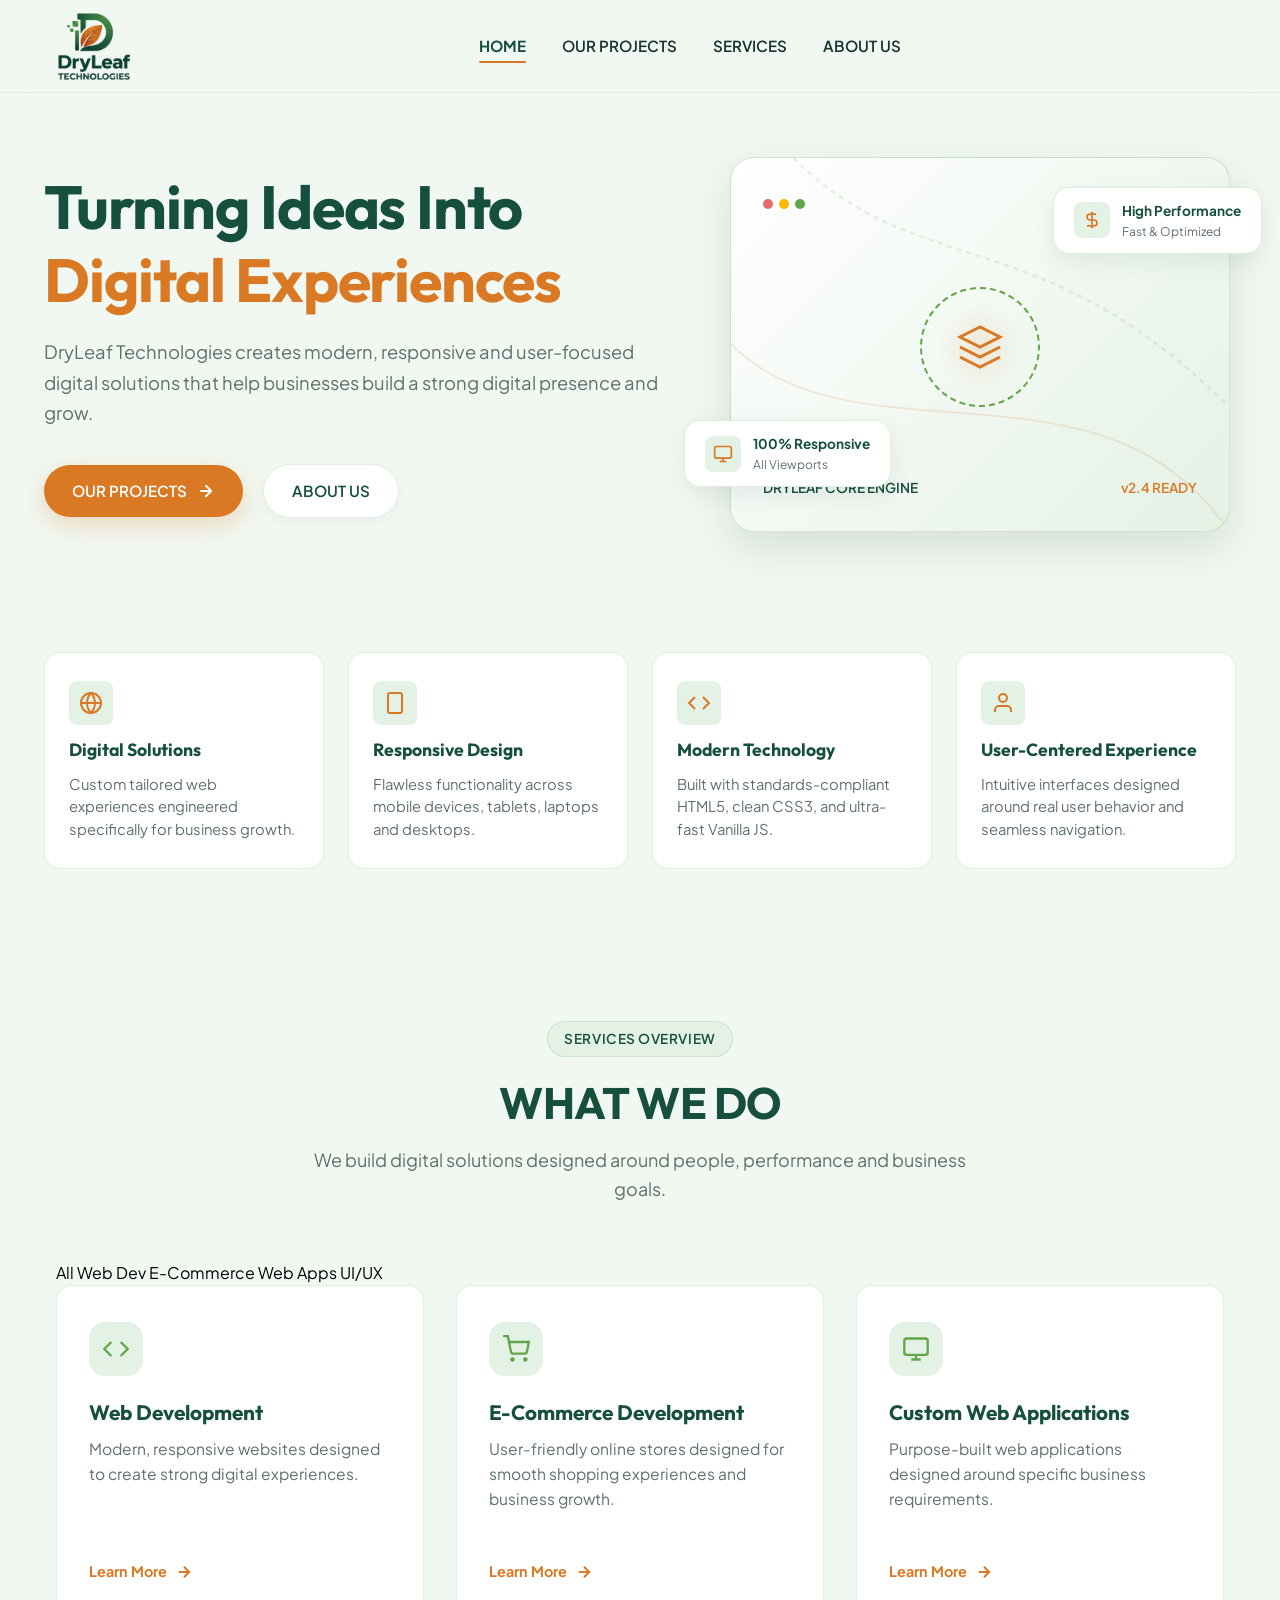
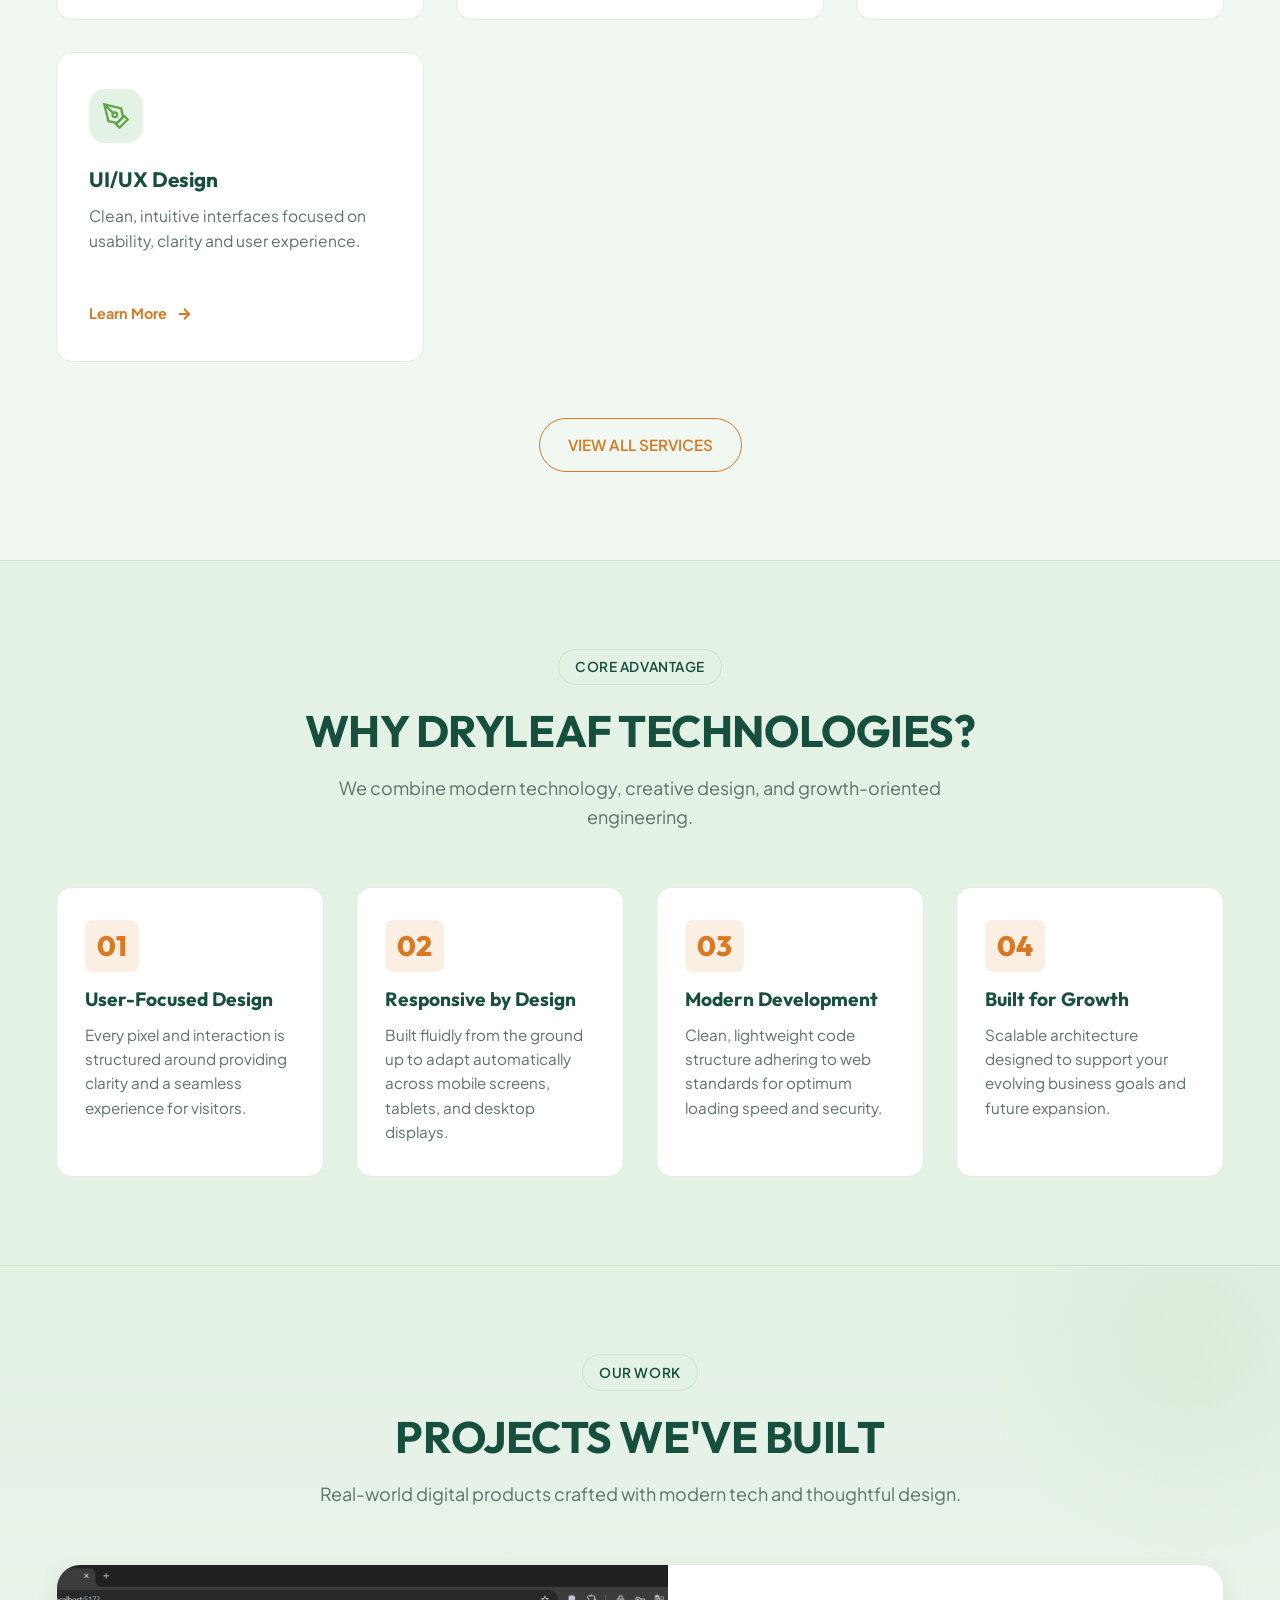
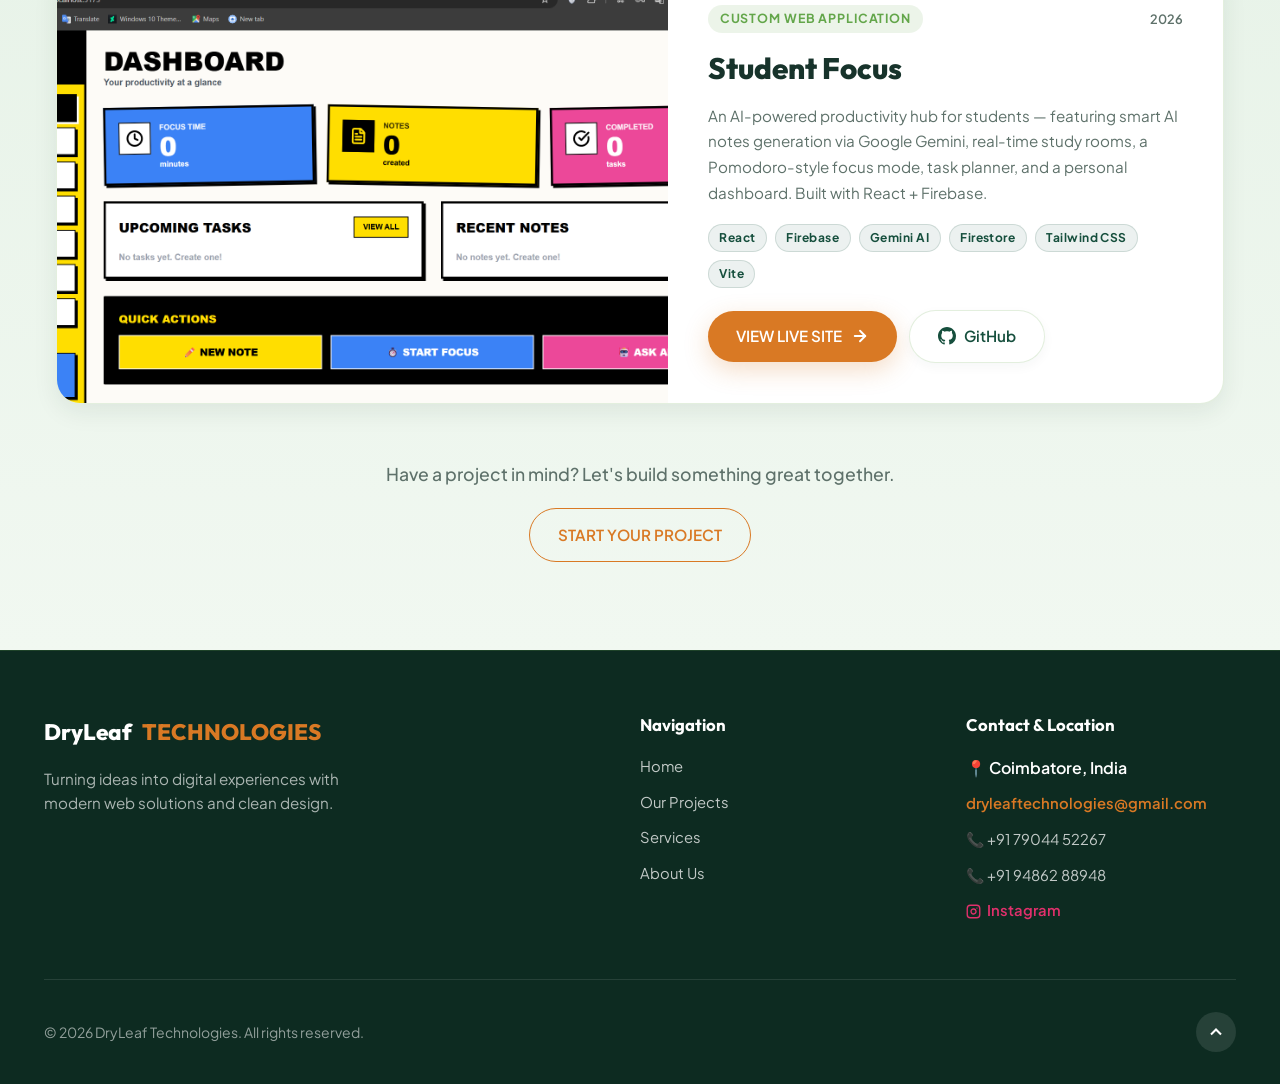
<file: index.html>
<!DOCTYPE html>
<html lang="en">
<head>
  <meta charset="UTF-8">
  <meta name="viewport" content="width=device-width, initial-scale=1.0">
  <meta name="description" content="DryLeaf Technologies (www.dryleaftechnologies.com) is a premier web development and digital solutions company in Coimbatore. We create modern, responsive, and high-performance websites, e-commerce stores, and custom web applications.">
  <meta name="keywords" content="DryLeaf Technologies, www.dryleaftechnologies.com, dryleaf technologies, dry leaf technologies, web development company coimbatore, web development dryleaf, UI UX design coimbatore, custom web applications, e-commerce web development">
  <meta name="author" content="DryLeaf Technologies">
  <meta name="robots" content="index, follow">
  <link rel="canonical" href="https://www.dryleaftechnologies.com/">

  <!-- Favicon / Browser Tab Icon -->
  <link rel="icon" type="image/png" href="assets/images/DLT Logo.png">
  <link rel="shortcut icon" type="image/png" href="assets/images/DLT Logo.png">
  <link rel="apple-touch-icon" href="assets/images/DLT Logo.png">

  <!-- Open Graph / Facebook SEO -->
  <meta property="og:site_name" content="DryLeaf Technologies">
  <meta property="og:title" content="DryLeaf Technologies | Digital Solutions &amp; Web Development">
  <meta property="og:description" content="Turning Ideas Into Digital Experiences. DryLeaf Technologies (www.dryleaftechnologies.com) creates modern, responsive web solutions for growing businesses.">
  <meta property="og:type" content="website">
  <meta property="og:url" content="https://www.dryleaftechnologies.com/">
  <meta property="og:image" content="https://www.dryleaftechnologies.com/assets/images/DLT Logo.png">

  <!-- Twitter Card SEO -->
  <meta name="twitter:card" content="summary_large_image">
  <meta name="twitter:title" content="DryLeaf Technologies | Digital Solutions &amp; Web Development">
  <meta name="twitter:description" content="DryLeaf Technologies (www.dryleaftechnologies.com) builds high-converting, responsive websites and digital solutions.">
  <meta name="twitter:image" content="https://www.dryleaftechnologies.com/assets/images/DLT Logo.png">

  <title>DryLeaf Technologies | Digital Solutions &amp; Web Development | www.dryleaftechnologies.com</title>

  <!-- Google Fonts -->
  <link rel="preconnect" href="https://fonts.googleapis.com">
  <link rel="preconnect" href="https://fonts.gstatic.com" crossorigin>
  <link href="https://fonts.googleapis.com/css2?family=Outfit:wght@500;600;700;800&family=Plus+Jakarta+Sans:wght@400;500;600;700&display=swap" rel="stylesheet">
  
  <!-- Main Stylesheet -->
  <link rel="stylesheet" href="css/style.css">

  <!-- Structured Data (JSON-LD) for SEO -->
  <script type="application/ld+json">
  {
    "@context": "https://schema.org",
    "@graph": [
      {
        "@type": "Organization",
        "@id": "https://www.dryleaftechnologies.com/#organization",
        "name": "DryLeaf Technologies",
        "alternateName": ["dryleaf technologies", "dry leaf technologies"],
        "url": "https://www.dryleaftechnologies.com",
        "logo": "https://www.dryleaftechnologies.com/assets/images/DLT Logo.png",
        "email": "dryleaftechnologies@gmail.com",
        "telephone": ["+917904452267", "+919486288948"],
        "sameAs": [
          "https://www.instagram.com/dryleaf_technologies"
        ],
        "address": {
          "@type": "PostalAddress",
          "addressLocality": "Coimbatore",
          "addressRegion": "Tamil Nadu",
          "addressCountry": "IN"
        }
      },
      {
        "@type": "WebSite",
        "@id": "https://www.dryleaftechnologies.com/#website",
        "url": "https://www.dryleaftechnologies.com",
        "name": "DryLeaf Technologies",
        "publisher": {
          "@id": "https://www.dryleaftechnologies.com/#organization"
        }
      }
    ]
  }
  </script>
</head>
<body>

  <!-- ==========================================
       HEADER & NAVIGATION
       ========================================== -->
  <header class="header" id="header">
    <div class="container">
      <nav class="navbar" aria-label="Main Navigation">
        <!-- Brand Logo -->
        <a href="index.html" class="brand-logo" aria-label="DryLeaf Technologies Homepage">
          <img src="assets/images/DLT Logo.png" alt="DryLeaf Technologies Logo">
        </a>

        <!-- Desktop & Mobile Navigation Links -->
        <ul class="nav-menu">
          <li><a href="index.html" class="nav-link active">HOME</a></li>
          <li><a href="projects.html" class="nav-link">OUR PROJECTS</a></li>
          <li><a href="services.html" class="nav-link">SERVICES</a></li>
          <li><a href="about.html" class="nav-link">ABOUT US</a></li>
        </ul>

        <!-- Right Header Action -->
        <div class="header-actions">
          <!-- Mobile Hamburger Toggle -->
          <button class="hamburger-toggle" aria-label="Toggle navigation menu" aria-expanded="false">
            <span class="hamburger-line"></span>
            <span class="hamburger-line"></span>
            <span class="hamburger-line"></span>
          </button>
        </div>
      </nav>
    </div>
  </header>

  <!-- Mobile Backdrop Overlay -->
  <div class="mobile-nav-backdrop" aria-hidden="true"></div>

  <!-- ==========================================
       HERO SECTION
       ========================================== -->
  <main>
    <section class="hero-section" id="home">
      <div class="container">
        <div class="hero-grid">
          <!-- Left Hero Content -->
          <div class="hero-content reveal">

            
            <h1 class="hero-title">
              Turning Ideas Into <span class="text-highlight">Digital Experiences</span>
            </h1>
            
            <p class="hero-description">
              DryLeaf Technologies creates modern, responsive and user-focused digital solutions that help businesses build a strong digital presence and grow.
            </p>
            
            <div class="hero-cta-group">
              <a href="projects.html" class="btn btn-primary">
                OUR PROJECTS
                <svg class="btn-icon" viewBox="0 0 24 24" fill="none" stroke="currentColor" stroke-width="2.5" stroke-linecap="round" stroke-linejoin="round"><line x1="5" y1="12" x2="19" y2="12"></line><polyline points="12 5 19 12 12 19"></polyline></svg>
              </a>
              <a href="about.html" class="btn btn-secondary">ABOUT US</a>
            </div>
          </div>

          <!-- Right Hero Tech Visual Composition -->
          <div class="hero-visual-wrapper reveal">
            <!-- Floating Pill 1 -->
            <div class="floating-pill floating-pill-1">
              <div class="pill-icon-box">
                <svg width="20" height="20" viewBox="0 0 24 24" fill="none" stroke="currentColor" stroke-width="2"><path d="M12 2v20M17 5H9.5a3.5 3.5 0 0 0 0 7h5a3.5 3.5 0 0 1 0 7H6"></path></svg>
              </div>
              <div class="pill-text">
                <span class="pill-title">High Performance</span>
                <span class="pill-sub">Fast &amp; Optimized</span>
              </div>
            </div>

            <!-- Floating Pill 2 -->
            <div class="floating-pill floating-pill-2">
              <div class="pill-icon-box">
                <svg width="20" height="20" viewBox="0 0 24 24" fill="none" stroke="currentColor" stroke-width="2"><rect x="2" y="3" width="20" height="14" rx="2" ry="2"></rect><line x1="8" y1="21" x2="16" y2="21"></line><line x1="12" y1="17" x2="12" y2="21"></line></svg>
              </div>
              <div class="pill-text">
                <span class="pill-title">100% Responsive</span>
                <span class="pill-sub">All Viewports</span>
              </div>
            </div>

            <!-- Central Visual Card -->
            <div class="hero-visual-card">
              <svg class="hero-visual-bg-pattern" viewBox="0 0 400 300" fill="none" xmlns="http://www.w3.org/2000/svg">
                <path d="M50 0 C150 100, 250 50, 400 200" stroke="#63A64A" stroke-width="2" stroke-dasharray="4 4"/>
                <path d="M0 150 C100 250, 300 150, 400 300" stroke="#D97924" stroke-width="1.5"/>
              </svg>

              <div class="hero-visual-header">
                <div class="visual-dots">
                  <span class="visual-dot"></span>
                  <span class="visual-dot"></span>
                  <span class="visual-dot"></span>
                </div>
                <span class="visual-badge">NATURE-TECH UI</span>
              </div>

              <div class="hero-visual-center">
                <div class="digital-mesh-graphic">
                  <div class="mesh-circle-outer"></div>
                  <div class="mesh-circle-inner"></div>
                  <svg class="mesh-center-icon" viewBox="0 0 24 24" fill="none" stroke="currentColor" stroke-width="1.5">
                    <path d="M12 2L2 7l10 5 10-5-10-5zM2 17l10 5 10-5M2 12l10 5 10-5"></path>
                  </svg>
                </div>
              </div>

              <div style="display: flex; justify-content: space-between; align-items: center; font-size: 0.85rem; font-weight: 600; color: var(--color-forest-green);">
                <span>DRYLEAF CORE ENGINE</span>
                <span style="color: var(--color-dry-orange);">v2.4 READY</span>
              </div>
            </div>
          </div>
        </div>
      </div>
    </section>

    <!-- ==========================================
         COMPANY HIGHLIGHTS
         ========================================== -->
    <section class="highlights-section">
      <div class="container">
        <div class="highlights-grid">
          <!-- Item 1 -->
          <div class="highlight-card reveal">
            <div class="highlight-icon">
              <svg width="24" height="24" viewBox="0 0 24 24" fill="none" stroke="currentColor" stroke-width="2"><circle cx="12" cy="12" r="10"></circle><line x1="2" y1="12" x2="22" y2="12"></line><path d="M12 2a15.3 15.3 0 0 1 4 10 15.3 15.3 0 0 1-4 10 15.3 15.3 0 0 1-4-10 15.3 15.3 0 0 1 4-10z"></path></svg>
            </div>
            <h3 class="highlight-title">Digital Solutions</h3>
            <p class="highlight-desc">Custom tailored web experiences engineered specifically for business growth.</p>
          </div>

          <!-- Item 2 -->
          <div class="highlight-card reveal">
            <div class="highlight-icon">
              <svg width="24" height="24" viewBox="0 0 24 24" fill="none" stroke="currentColor" stroke-width="2"><rect x="5" y="2" width="14" height="20" rx="2" ry="2"></rect><line x1="12" y1="18" x2="12.01" y2="18"></line></svg>
            </div>
            <h3 class="highlight-title">Responsive Design</h3>
            <p class="highlight-desc">Flawless functionality across mobile devices, tablets, laptops and desktops.</p>
          </div>

          <!-- Item 3 -->
          <div class="highlight-card reveal">
            <div class="highlight-icon">
              <svg width="24" height="24" viewBox="0 0 24 24" fill="none" stroke="currentColor" stroke-width="2"><polyline points="16 18 22 12 16 6"></polyline><polyline points="8 6 2 12 8 18"></polyline></svg>
            </div>
            <h3 class="highlight-title">Modern Technology</h3>
            <p class="highlight-desc">Built with standards-compliant HTML5, clean CSS3, and ultra-fast Vanilla JS.</p>
          </div>

          <!-- Item 4 -->
          <div class="highlight-card reveal">
            <div class="highlight-icon">
              <svg width="24" height="24" viewBox="0 0 24 24" fill="none" stroke="currentColor" stroke-width="2"><path d="M20 21v-2a4 4 0 0 0-4-4H8a4 4 0 0 0-4 4v2"></path><circle cx="12" cy="7" r="4"></circle></svg>
            </div>
            <h3 class="highlight-title">User-Centered Experience</h3>
            <p class="highlight-desc">Intuitive interfaces designed around real user behavior and seamless navigation.</p>
          </div>
        </div>
      </div>
    </section>

    <!-- ==========================================
         SERVICES PREVIEW ("WHAT WE DO")
         ========================================== -->
    <section class="services-section" id="services">
      <div class="container">
        <div class="section-header reveal">
          <div class="badge">Services Overview</div>
          <h2>WHAT WE DO</h2>
          <p>We build digital solutions designed around people, performance and business goals.</p>
        </div>

        <!-- Interactive Mobile Category Filter Tabs -->
        <div class="mobile-service-tabs reveal">
          <button class="service-tab active" data-tab="all" aria-label="Filter all services">All</button>
          <button class="service-tab" data-tab="web-dev" aria-label="Filter Web Development">Web Dev</button>
          <button class="service-tab" data-tab="ecommerce" aria-label="Filter E-Commerce">E-Commerce</button>
          <button class="service-tab" data-tab="web-apps" aria-label="Filter Custom Web Apps">Web Apps</button>
          <button class="service-tab" data-tab="ui-ux" aria-label="Filter UI UX Design">UI/UX</button>
        </div>

        <div class="services-grid">
          <!-- Service 1 -->
          <div class="service-card reveal" data-service-id="web-dev">
            <div class="service-card-top">
              <div class="service-icon-box">
                <svg width="28" height="28" viewBox="0 0 24 24" fill="none" stroke="currentColor" stroke-width="2"><polyline points="16 18 22 12 16 6"></polyline><polyline points="8 6 2 12 8 18"></polyline></svg>
              </div>
              <h3 class="service-card-title">Web Development</h3>
              <p class="service-card-desc">Modern, responsive websites designed to create strong digital experiences.</p>
            </div>
            <div class="service-card-action">
              <span>Learn More</span>
              <svg viewBox="0 0 24 24" fill="none" stroke="currentColor" stroke-width="2.5"><line x1="5" y1="12" x2="19" y2="12"></line><polyline points="12 5 19 12 12 19"></polyline></svg>
            </div>
          </div>

          <!-- Service 2 -->
          <div class="service-card reveal" data-service-id="ecommerce">
            <div class="service-card-top">
              <div class="service-icon-box">
                <svg width="28" height="28" viewBox="0 0 24 24" fill="none" stroke="currentColor" stroke-width="2"><circle cx="9" cy="21" r="1"></circle><circle cx="20" cy="21" r="1"></circle><path d="M1 1h4l2.68 13.39a2 2 0 0 0 2 1.61h9.72a2 2 0 0 0 2-1.61L23 6H6"></path></svg>
              </div>
              <h3 class="service-card-title">E-Commerce Development</h3>
              <p class="service-card-desc">User-friendly online stores designed for smooth shopping experiences and business growth.</p>
            </div>
            <div class="service-card-action">
              <span>Learn More</span>
              <svg viewBox="0 0 24 24" fill="none" stroke="currentColor" stroke-width="2.5"><line x1="5" y1="12" x2="19" y2="12"></line><polyline points="12 5 19 12 12 19"></polyline></svg>
            </div>
          </div>

          <!-- Service 3 -->
          <div class="service-card reveal" data-service-id="web-apps">
            <div class="service-card-top">
              <div class="service-icon-box">
                <svg width="28" height="28" viewBox="0 0 24 24" fill="none" stroke="currentColor" stroke-width="2"><rect x="2" y="3" width="20" height="14" rx="2" ry="2"></rect><line x1="8" y1="21" x2="16" y2="21"></line><line x1="12" y1="17" x2="12" y2="21"></line></svg>
              </div>
              <h3 class="service-card-title">Custom Web Applications</h3>
              <p class="service-card-desc">Purpose-built web applications designed around specific business requirements.</p>
            </div>
            <div class="service-card-action">
              <span>Learn More</span>
              <svg viewBox="0 0 24 24" fill="none" stroke="currentColor" stroke-width="2.5"><line x1="5" y1="12" x2="19" y2="12"></line><polyline points="12 5 19 12 12 19"></polyline></svg>
            </div>
          </div>

          <!-- Service 4 -->
          <div class="service-card reveal" data-service-id="ui-ux">
            <div class="service-card-top">
              <div class="service-icon-box">
                <svg width="28" height="28" viewBox="0 0 24 24" fill="none" stroke="currentColor" stroke-width="2"><path d="M12 19l7-7 3 3-7 7-3-3z"></path><path d="M18 13l-1.5-7.5L2 2l3.5 14.5L13 18l5-5z"></path><path d="M2 2l7.586 7.586"></path><circle cx="11" cy="11" r="2"></circle></svg>
              </div>
              <h3 class="service-card-title">UI/UX Design</h3>
              <p class="service-card-desc">Clean, intuitive interfaces focused on usability, clarity and user experience.</p>
            </div>
            <div class="service-card-action">
              <span>Learn More</span>
              <svg viewBox="0 0 24 24" fill="none" stroke="currentColor" stroke-width="2.5"><line x1="5" y1="12" x2="19" y2="12"></line><polyline points="12 5 19 12 12 19"></polyline></svg>
            </div>
          </div>
        </div>

        <div class="services-cta-wrapper reveal">
          <a href="services.html" class="btn btn-outline">VIEW ALL SERVICES</a>
        </div>
      </div>
    </section>

    <!-- ==========================================
         WHY DRYLEAF TECHNOLOGIES
         ========================================== -->
    <section class="why-section">
      <div class="container">
        <div class="section-header reveal">
          <div class="badge">Core Advantage</div>
          <h2>WHY DRYLEAF TECHNOLOGIES?</h2>
          <p>We combine modern technology, creative design, and growth-oriented engineering.</p>
        </div>

        <div class="why-grid">
          <!-- Point 01 -->
          <div class="why-card reveal">
            <span class="why-number">01</span>
            <h3 class="why-card-title">User-Focused Design</h3>
            <p class="why-card-desc">Every pixel and interaction is structured around providing clarity and a seamless experience for visitors.</p>
          </div>

          <!-- Point 02 -->
          <div class="why-card reveal">
            <span class="why-number">02</span>
            <h3 class="why-card-title">Responsive by Design</h3>
            <p class="why-card-desc">Built fluidly from the ground up to adapt automatically across mobile screens, tablets, and desktop displays.</p>
          </div>

          <!-- Point 03 -->
          <div class="why-card reveal">
            <span class="why-number">03</span>
            <h3 class="why-card-title">Modern Development</h3>
            <p class="why-card-desc">Clean, lightweight code structure adhering to web standards for optimum loading speed and security.</p>
          </div>

          <!-- Point 04 -->
          <div class="why-card reveal">
            <span class="why-number">04</span>
            <h3 class="why-card-title">Built for Growth</h3>
            <p class="why-card-desc">Scalable architecture designed to support your evolving business goals and future expansion.</p>
          </div>
        </div>
      </div>
    </section>


    <!-- ==========================================
         SHOWCASE SECTION – OUR WORK
         ========================================== -->
    <section class="showcase-section" id="showcase">
      <div class="container">
        <div class="section-header reveal">
          <div class="badge">Our Work</div>
          <h2>PROJECTS WE'VE BUILT</h2>
          <p>Real-world digital products crafted with modern tech and thoughtful design.</p>
        </div>

        <div class="showcase-grid">
          <!-- Project Card: Student Focus -->
          <article class="showcase-card reveal" id="showcase-student-focus">
            <!-- Project Image -->
            <div class="showcase-img-wrapper">
              <img
                src="assets/images/student-focus-dashboard.png"
                alt="Student Focus – AI-powered productivity dashboard screenshot"
                class="showcase-img"
                loading="lazy"
              >
              <div class="showcase-img-overlay">
                <a
                  href="https://student-focus-eta.vercel.app/"
                  target="_blank"
                  rel="noopener noreferrer"
                  class="btn btn-primary showcase-live-btn"
                  aria-label="View Student Focus live demo"
                >
                  <svg width="16" height="16" viewBox="0 0 24 24" fill="none" stroke="currentColor" stroke-width="2.5"><path d="M18 13v6a2 2 0 0 1-2 2H5a2 2 0 0 1-2-2V8a2 2 0 0 1 2-2h6"/><polyline points="15 3 21 3 21 9"/><line x1="10" y1="14" x2="21" y2="3"/></svg>
                  Live Demo
                </a>
              </div>
            </div>

            <!-- Project Info -->
            <div class="showcase-info">
              <div class="showcase-meta">
                <span class="showcase-category">Custom Web Application</span>
                <span class="showcase-year">2026</span>
              </div>

              <h3 class="showcase-title">Student Focus</h3>
              <p class="showcase-desc">
                An AI-powered productivity hub for students — featuring smart AI notes generation via Google Gemini, real-time study rooms, a Pomodoro-style focus mode, task planner, and a personal dashboard. Built with React + Firebase.
              </p>

              <!-- Tech Tags -->
              <div class="showcase-tags">
                <span class="showcase-tag">React</span>
                <span class="showcase-tag">Firebase</span>
                <span class="showcase-tag">Gemini AI</span>
                <span class="showcase-tag">Firestore</span>
                <span class="showcase-tag">Tailwind CSS</span>
                <span class="showcase-tag">Vite</span>
              </div>

              <!-- Actions -->
              <div class="showcase-actions">
                <a
                  href="https://student-focus-eta.vercel.app/"
                  target="_blank"
                  rel="noopener noreferrer"
                  class="btn btn-primary"
                  aria-label="Visit Student Focus live site"
                >
                  VIEW LIVE SITE
                  <svg class="btn-icon" viewBox="0 0 24 24" fill="none" stroke="currentColor" stroke-width="2.5" stroke-linecap="round" stroke-linejoin="round"><line x1="5" y1="12" x2="19" y2="12"></line><polyline points="12 5 19 12 12 19"></polyline></svg>
                </a>
                <a
                  href="https://github.com/SanjaiPS-tech/Student-Focus"
                  target="_blank"
                  rel="noopener noreferrer"
                  class="btn btn-secondary showcase-github-btn"
                  aria-label="View Student Focus source code on GitHub"
                >
                  <svg width="18" height="18" viewBox="0 0 24 24" fill="currentColor"><path d="M12 0C5.37 0 0 5.37 0 12c0 5.31 3.435 9.795 8.205 11.385.6.105.825-.255.825-.57 0-.285-.015-1.23-.015-2.235-3.015.555-3.795-.735-4.035-1.41-.135-.345-.72-1.41-1.23-1.695-.42-.225-1.02-.78-.015-.795.945-.015 1.62.87 1.845 1.23 1.08 1.815 2.805 1.305 3.495.99.105-.78.42-1.305.765-1.605-2.67-.3-5.46-1.335-5.46-5.925 0-1.305.465-2.385 1.23-3.225-.12-.3-.54-1.53.12-3.18 0 0 1.005-.315 3.3 1.23.96-.27 1.98-.405 3-.405s2.04.135 3 .405c2.295-1.56 3.3-1.23 3.3-1.23.66 1.65.24 2.88.12 3.18.765.84 1.23 1.905 1.23 3.225 0 4.605-2.805 5.625-5.475 5.925.435.375.81 1.095.81 2.22 0 1.605-.015 2.895-.015 3.3 0 .315.225.69.825.57A12.02 12.02 0 0 0 24 12c0-6.63-5.37-12-12-12z"/></svg>
                  GitHub
                </a>
              </div>
            </div>
          </article>
        </div>

        <!-- CTA to get in touch -->
        <div class="showcase-cta reveal">
          <p>Have a project in mind? Let's build something great together.</p>
          <a href="services.html" class="btn btn-outline">START YOUR PROJECT</a>
        </div>
      </div>
    </section>

  </main>

  <!-- ==========================================
       FOOTER
       ========================================== -->
  <footer class="footer">
    <div class="container">
      <div class="footer-grid">
        <div class="footer-brand">
          <div class="footer-logo-text">
            DryLeaf <span>TECHNOLOGIES</span>
          </div>
          <p>Turning ideas into digital experiences with modern web solutions and clean design.</p>
        </div>

        <div>
          <h4 class="footer-title">Navigation</h4>
          <div class="footer-links">
            <a href="index.html">Home</a>
            <a href="projects.html">Our Projects</a>
            <a href="services.html">Services</a>
            <a href="about.html">About Us</a>
          </div>
        </div>

        <div>
          <h4 class="footer-title">Contact &amp; Location</h4>
          <div class="footer-links">
            <span style="color: var(--text-light); font-weight: 600;">📍 Coimbatore, India</span>
            <a href="mailto:dryleaftechnologies@gmail.com" style="color: var(--color-dry-orange); font-weight: 600;">dryleaftechnologies@gmail.com</a>
            <a href="tel:7904452267">📞 +91 79044 52267</a>
            <a href="tel:9486288948">📞 +91 94862 88948</a>
            <a href="https://www.instagram.com/dryleaf_technologies?stkn=ZWhzNjkzNGU2aHZu" target="_blank" rel="noopener noreferrer" style="color: #E1306C; font-weight: 600; display: inline-flex; align-items: center; gap: 0.35rem;" aria-label="Instagram Profile">
              <svg width="15" height="15" viewBox="0 0 24 24" fill="none" stroke="currentColor" stroke-width="2.2" stroke-linecap="round" stroke-linejoin="round"><rect x="2" y="2" width="20" height="20" rx="5" ry="5"></rect><path d="M16 11.37A4 4 0 1 1 12.63 8 4 4 0 0 1 16 11.37z"></path><line x1="17.5" y1="6.5" x2="17.51" y2="6.5"></line></svg>
              <span>Instagram</span>
            </a>
          </div>
        </div>
      </div>

      <div class="footer-bottom">
        <span>&copy; 2026 DryLeaf Technologies. All rights reserved.</span>
        <button class="back-to-top" aria-label="Back to top of page">
          <svg width="20" height="20" viewBox="0 0 24 24" fill="none" stroke="currentColor" stroke-width="2.5"><polyline points="18 15 12 9 6 15"></polyline></svg>
        </button>
      </div>
    </div>
  </footer>

  <!-- ==========================================
       SERVICE DETAILS MODAL DIALOG
       ========================================== -->
  <div class="modal-overlay" id="service-modal" role="dialog" aria-modal="true" aria-labelledby="modal-title">
    <div class="modal-container">
      <div class="mobile-drag-handle" aria-hidden="true"></div>
      <button class="modal-close-btn" aria-label="Close modal window">
        <svg width="20" height="20" viewBox="0 0 24 24" fill="none" stroke="currentColor" stroke-width="2.5"><line x1="18" y1="6" x2="6" y2="18"></line><line x1="6" y1="6" x2="18" y2="18"></line></svg>
      </button>
      
      <div class="modal-header">
        <div class="badge" style="margin-bottom: 0.5rem;">Service Detail</div>
        <h3 class="modal-service-title" id="modal-title">Service Title</h3>
        <p class="modal-service-subtitle">Service Subtitle</p>
      </div>

      <div class="modal-body">
        <p class="modal-service-desc">Detailed breakdown explanation...</p>
        
        <h4 style="font-size: 1.05rem; margin: 1.5rem 0 0.5rem 0; color: var(--color-forest-green);">Key Features &amp; Deliverables</h4>
        <div class="modal-service-features feature-list"></div>
      </div>
    </div>
  </div>

  <!-- ==========================================
       GET STARTED INQUIRY MODAL DIALOG
       ========================================== -->
  <div class="modal-overlay" id="contact-modal" role="dialog" aria-modal="true" aria-labelledby="contact-modal-title">
    <div class="modal-container">
      <button class="modal-close-btn" aria-label="Close modal window">
        <svg width="20" height="20" viewBox="0 0 24 24" fill="none" stroke="currentColor" stroke-width="2.5"><line x1="18" y1="6" x2="6" y2="18"></line><line x1="6" y1="6" x2="18" y2="18"></line></svg>
      </button>

      <div class="modal-header">
        <div class="badge" style="margin-bottom: 0.5rem;">Project Inquiry</div>
        <h3 id="contact-modal-title">Let's Build Something Great</h3>
        <p>Tell us about your project vision or reach us directly at <a href="mailto:dryleaftechnologies@gmail.com" style="color: var(--color-dry-orange); font-weight: 600;">dryleaftechnologies@gmail.com</a></p>
      </div>

      <form id="project-inquiry-form">
        <div class="form-group">
          <label class="form-label" for="user-name">Your Full Name</label>
          <input type="text" id="user-name" class="form-input" placeholder="e.g. Sarah Jenkins" required>
        </div>

        <div class="form-group">
          <label class="form-label" for="user-email">Email Address</label>
          <input type="email" id="user-email" class="form-input" placeholder="e.g. sarah@company.com" required>
        </div>

        <div class="form-group">
          <label class="form-label" for="project-type">Service Needed</label>
          <select id="project-type" class="form-input">
            <option value="web-dev">Web Development</option>
            <option value="ecommerce">E-Commerce Store</option>
            <option value="web-apps">Custom Web Application</option>
            <option value="ui-ux">UI/UX Design</option>
            <option value="other">Other Inquiry</option>
          </select>
        </div>

        <div class="form-group">
          <label class="form-label" for="user-msg">Project Details</label>
          <textarea id="user-msg" class="form-textarea" placeholder="Briefly describe your goals or requirements..." required></textarea>
        </div>

        <button type="submit" class="btn btn-primary" style="width: 100%; margin-top: 0.5rem;">SUBMIT INQUIRY</button>
      </form>

      <div class="form-success-msg">
        ✓ Thank you for reaching out! Your project inquiry has been received.
      </div>
    </div>
  </div>

  <!-- Scripts -->
  <script src="js/script.js"></script>
</body>
</html>
</file>
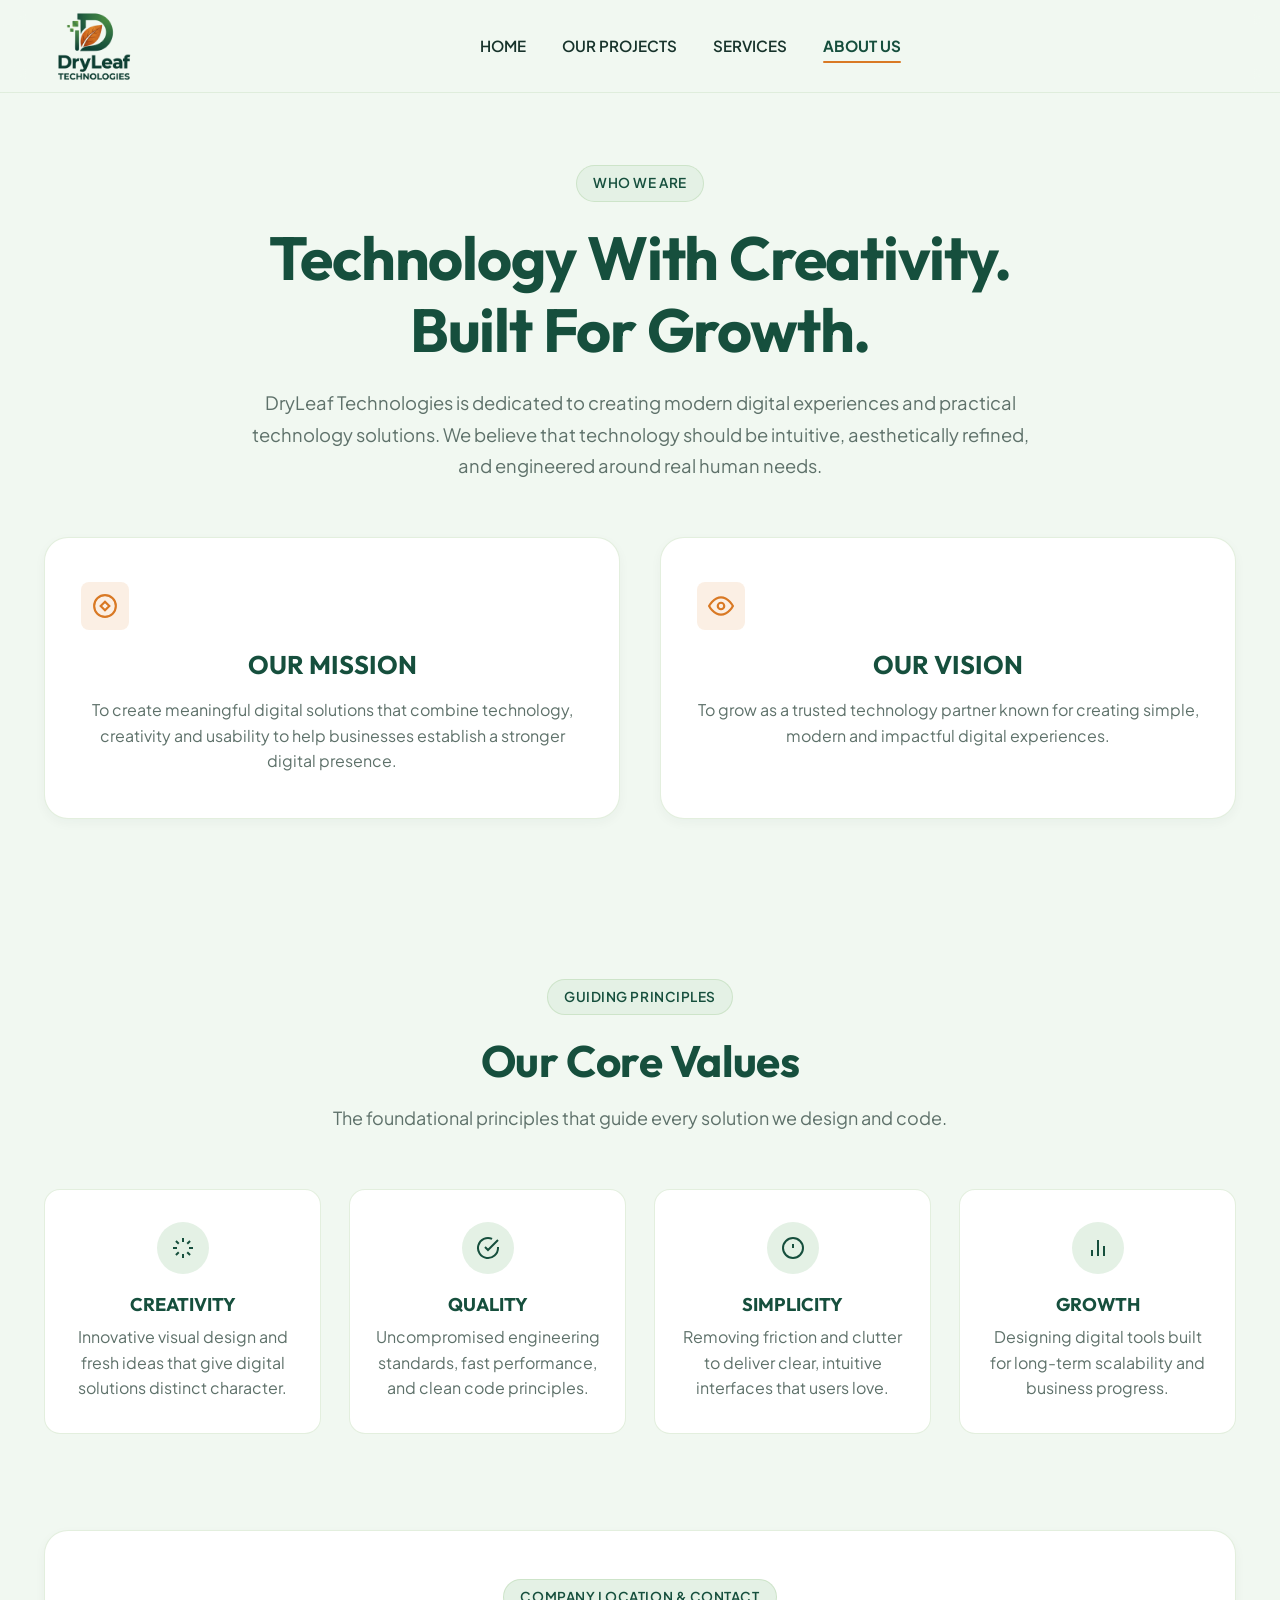
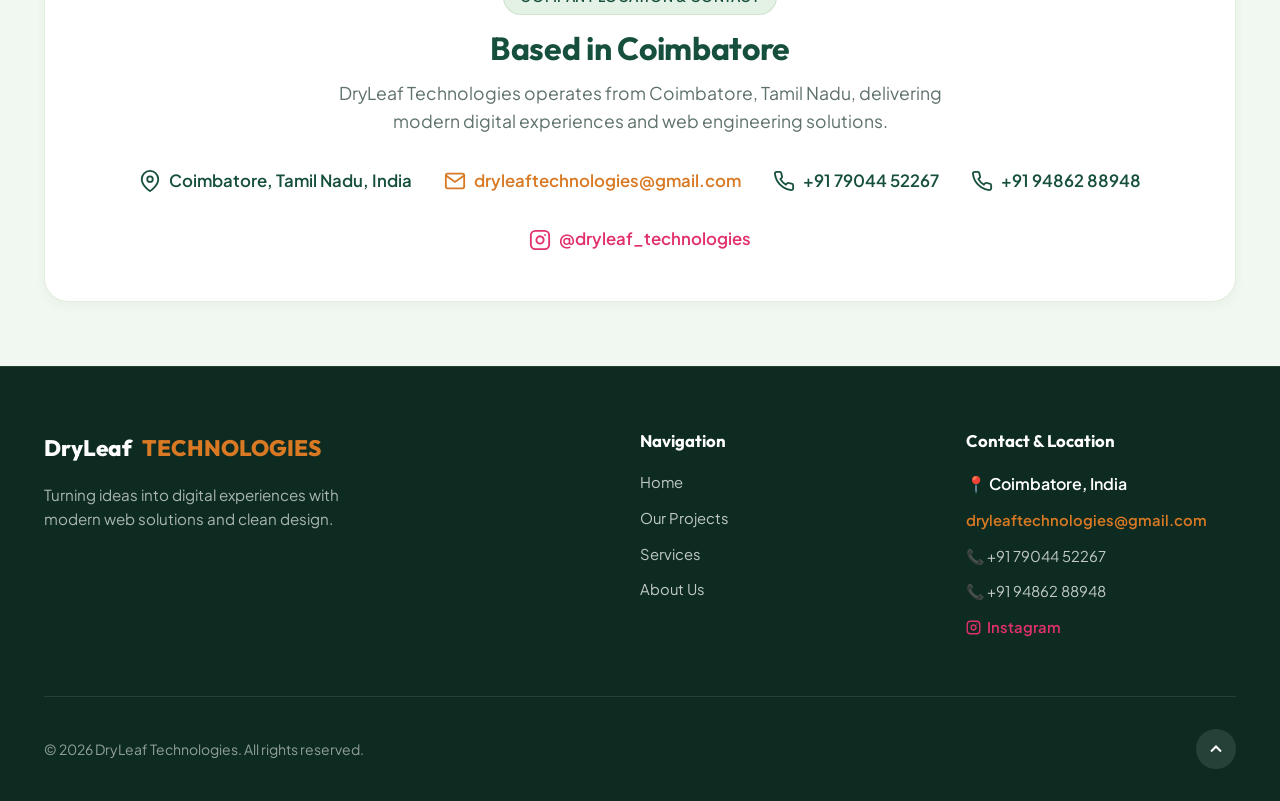
<file: about.html>
<!DOCTYPE html>
<html lang="en">
<head>
  <meta charset="UTF-8">
  <meta name="viewport" content="width=device-width, initial-scale=1.0">
  <meta name="description" content="Learn about DryLeaf Technologies (www.dryleaftechnologies.com), based in Coimbatore. Discover our mission, vision, core values, and creative technology solutions.">
  <meta name="keywords" content="DryLeaf Technologies, www.dryleaftechnologies.com, dryleaf technologies, about dryleaf technologies, web development company coimbatore, tech company coimbatore">
  <meta name="author" content="DryLeaf Technologies">
  <meta name="robots" content="index, follow">
  <link rel="canonical" href="https://www.dryleaftechnologies.com/about.html">

  <!-- Favicon / Browser Tab Icon -->
  <link rel="icon" type="image/png" href="assets/images/DLT Logo.png">
  <link rel="shortcut icon" type="image/png" href="assets/images/DLT Logo.png">
  <link rel="apple-touch-icon" href="assets/images/DLT Logo.png">

  <!-- Open Graph / Facebook SEO -->
  <meta property="og:site_name" content="DryLeaf Technologies">
  <meta property="og:title" content="About Us | DryLeaf Technologies | www.dryleaftechnologies.com">
  <meta property="og:description" content="Technology with Creativity. Built for Growth. Learn about DryLeaf Technologies (www.dryleaftechnologies.com) based in Coimbatore.">
  <meta property="og:type" content="website">
  <meta property="og:url" content="https://www.dryleaftechnologies.com/about.html">
  <meta property="og:image" content="https://www.dryleaftechnologies.com/assets/images/DLT Logo.png">

  <!-- Twitter Card SEO -->
  <meta name="twitter:card" content="summary_large_image">
  <meta name="twitter:title" content="About Us | DryLeaf Technologies (www.dryleaftechnologies.com)">
  <meta name="twitter:description" content="DryLeaf Technologies (www.dryleaftechnologies.com) - Technology with Creativity. Built for Growth in Coimbatore.">
  <meta name="twitter:image" content="https://www.dryleaftechnologies.com/assets/images/DLT Logo.png">

  <title>About Us | DryLeaf Technologies | www.dryleaftechnologies.com</title>

  <!-- Google Fonts -->
  <link rel="preconnect" href="https://fonts.googleapis.com">
  <link rel="preconnect" href="https://fonts.gstatic.com" crossorigin>
  <link href="https://fonts.googleapis.com/css2?family=Outfit:wght@500;600;700;800&family=Plus+Jakarta+Sans:wght@400;500;600;700&display=swap" rel="stylesheet">
  
  <!-- Main Stylesheet -->
  <link rel="stylesheet" href="css/style.css">

  <!-- Structured Data (JSON-LD) for About Page -->
  <script type="application/ld+json">
  {
    "@context": "https://schema.org",
    "@type": "AboutPage",
    "name": "About DryLeaf Technologies",
    "url": "https://www.dryleaftechnologies.com/about.html",
    "mainEntity": {
      "@type": "Organization",
      "name": "DryLeaf Technologies",
      "alternateName": ["dryleaf technologies", "dry leaf technologies"],
      "url": "https://www.dryleaftechnologies.com",
      "email": "dryleaftechnologies@gmail.com",
      "telephone": ["+917904452267", "+919486288948"],
      "sameAs": [
        "https://www.instagram.com/dryleaf_technologies"
      ],
      "address": {
        "@type": "PostalAddress",
        "addressLocality": "Coimbatore",
        "addressRegion": "Tamil Nadu",
        "addressCountry": "IN"
      }
    }
  }
  </script>
</head>
<body>

  <!-- ==========================================
       HEADER & NAVIGATION
       ========================================== -->
  <header class="header" id="header">
    <div class="container">
      <nav class="navbar" aria-label="Main Navigation">
        <!-- Brand Logo -->
        <a href="index.html" class="brand-logo" aria-label="DryLeaf Technologies Homepage">
          <img src="assets/images/DLT Logo.png" alt="DryLeaf Technologies Logo">
        </a>

        <!-- Desktop & Mobile Navigation Links -->
        <ul class="nav-menu">
          <li><a href="index.html" class="nav-link">HOME</a></li>
          <li><a href="projects.html" class="nav-link">OUR PROJECTS</a></li>
          <li><a href="services.html" class="nav-link">SERVICES</a></li>
          <li><a href="about.html" class="nav-link active">ABOUT US</a></li>
        </ul>

        <!-- Right Header Action -->
        <div class="header-actions">
          <!-- Mobile Hamburger Toggle -->
          <button class="hamburger-toggle" aria-label="Toggle navigation menu" aria-expanded="false">
            <span class="hamburger-line"></span>
            <span class="hamburger-line"></span>
            <span class="hamburger-line"></span>
          </button>
        </div>
      </nav>
    </div>
  </header>

  <!-- Mobile Backdrop Overlay -->
  <div class="mobile-nav-backdrop" aria-hidden="true"></div>

  <!-- ==========================================
       ABOUT US HERO & STORY
       ========================================== -->
  <main>
    <section class="about-hero-section">
      <div class="container">
        <div class="about-hero-content reveal">
          <div class="badge">Who We Are</div>
          <h1>Technology With Creativity. Built For Growth.</h1>
          <p style="font-size: 1.15rem; margin-top: 1.25rem; line-height: 1.7;">
            DryLeaf Technologies is dedicated to creating modern digital experiences and practical technology solutions. We believe that technology should be intuitive, aesthetically refined, and engineered around real human needs.
          </p>
        </div>

        <!-- Mission & Vision Cards -->
        <div class="mission-vision-grid">
          <!-- Mission Card -->
          <div class="mv-card reveal">
            <div class="mv-card-icon">
              <svg width="26" height="26" viewBox="0 0 24 24" fill="none" stroke="currentColor" stroke-width="2"><circle cx="12" cy="12" r="10"></circle><polygon points="12 8 8 12 12 16 16 12 12 8"></polygon></svg>
            </div>
            <h3>OUR MISSION</h3>
            <p>To create meaningful digital solutions that combine technology, creativity and usability to help businesses establish a stronger digital presence.</p>
          </div>

          <!-- Vision Card -->
          <div class="mv-card reveal">
            <div class="mv-card-icon">
              <svg width="26" height="26" viewBox="0 0 24 24" fill="none" stroke="currentColor" stroke-width="2"><path d="M1 12s4-8 11-8 11 8 11 8-4 8-11 8-11-8-11-8z"></path><circle cx="12" cy="12" r="3"></circle></svg>
            </div>
            <h3>OUR VISION</h3>
            <p>To grow as a trusted technology partner known for creating simple, modern and impactful digital experiences.</p>
          </div>
        </div>
      </div>
    </section>

    <!-- ==========================================
         CORE VALUES
         ========================================== -->
    <section style="padding: 3rem 0; background-color: var(--bg-dominant);">
      <div class="container">
        <div class="section-header reveal">
          <div class="badge">Guiding Principles</div>
          <h2>Our Core Values</h2>
          <p>The foundational principles that guide every solution we design and code.</p>
        </div>

        <div class="values-grid">
          <!-- Value 1: Creativity -->
          <div class="value-card reveal">
            <div class="value-icon">
              <svg width="24" height="24" viewBox="0 0 24 24" fill="none" stroke="currentColor" stroke-width="2"><path d="M12 2v4M12 18v4M4.93 4.93l2.83 2.83M16.24 16.24l2.83 2.83M2 12h4M18 12h4M4.93 19.07l2.83-2.83M16.24 7.76l2.83-2.83"></path></svg>
            </div>
            <h3 class="value-title">CREATIVITY</h3>
            <p class="value-desc">Innovative visual design and fresh ideas that give digital solutions distinct character.</p>
          </div>

          <!-- Value 2: Quality -->
          <div class="value-card reveal">
            <div class="value-icon">
              <svg width="24" height="24" viewBox="0 0 24 24" fill="none" stroke="currentColor" stroke-width="2"><path d="M22 11.08V12a10 10 0 1 1-5.93-9.14"></path><polyline points="22 4 12 14.01 9 11.01"></polyline></svg>
            </div>
            <h3 class="value-title">QUALITY</h3>
            <p class="value-desc">Uncompromised engineering standards, fast performance, and clean code principles.</p>
          </div>

          <!-- Value 3: Simplicity -->
          <div class="value-card reveal">
            <div class="value-icon">
              <svg width="24" height="24" viewBox="0 0 24 24" fill="none" stroke="currentColor" stroke-width="2"><circle cx="12" cy="12" r="10"></circle><line x1="12" y1="8" x2="12" y2="12"></line><line x1="12" y1="16" x2="12.01" y2="16"></line></svg>
            </div>
            <h3 class="value-title">SIMPLICITY</h3>
            <p class="value-desc">Removing friction and clutter to deliver clear, intuitive interfaces that users love.</p>
          </div>

          <!-- Value 4: Growth -->
          <div class="value-card reveal">
            <div class="value-icon">
              <svg width="24" height="24" viewBox="0 0 24 24" fill="none" stroke="currentColor" stroke-width="2"><line x1="18" y1="20" x2="18" y2="10"></line><line x1="12" y1="20" x2="12" y2="4"></line><line x1="6" y1="20" x2="6" y2="14"></line></svg>
            </div>
            <h3 class="value-title">GROWTH</h3>
            <p class="value-desc">Designing digital tools built for long-term scalability and business progress.</p>
          </div>
        </div>
      </div>
    </section>

    <!-- Location & Contact Info Section -->
    <section style="padding: 3rem 0 4rem 0;">
      <div class="container">
        <div class="reveal" style="background: var(--bg-card); border: 1px solid var(--border-light); border-radius: var(--radius-lg); padding: 3rem 2rem; text-align: center; box-shadow: var(--shadow-sm);">
          <div class="badge" style="margin-bottom: 0.85rem;">Company Location &amp; Contact</div>
          <h2 style="font-size: 2rem; color: var(--color-forest-green); margin-bottom: 0.75rem;">Based in Coimbatore</h2>
          <p style="max-width: 620px; margin: 0 auto 2rem auto; color: var(--text-muted); font-size: 1.1rem;">
            DryLeaf Technologies operates from Coimbatore, Tamil Nadu, delivering modern digital experiences and web engineering solutions.
          </p>
          <div style="display: flex; justify-content: center; align-items: center; gap: 2rem; flex-wrap: wrap; font-size: 1.05rem; font-weight: 600;">
            <div style="display: flex; align-items: center; gap: 0.5rem; color: var(--color-forest-green);">
              <svg width="22" height="22" viewBox="0 0 24 24" fill="none" stroke="currentColor" stroke-width="2"><path d="M21 10c0 7-9 13-9 13s-9-6-9-13a9 9 0 0 1 18 0z"></path><circle cx="12" cy="10" r="3"></circle></svg>
              <span>Coimbatore, Tamil Nadu, India</span>
            </div>
            <a href="mailto:dryleaftechnologies@gmail.com" style="display: flex; align-items: center; gap: 0.5rem; color: var(--color-dry-orange);">
              <svg width="22" height="22" viewBox="0 0 24 24" fill="none" stroke="currentColor" stroke-width="2"><path d="M4 4h16c1.1 0 2 .9 2 2v12c0 1.1-.9 2-2 2H4c-1.1 0-2-.9-2-2V6c0-1.1.9-2 2-2z"></path><polyline points="22,6 12,13 2,6"></polyline></svg>
              <span>dryleaftechnologies@gmail.com</span>
            </a>
            <a href="tel:7904452267" style="display: flex; align-items: center; gap: 0.5rem; color: var(--color-forest-green);">
              <svg width="22" height="22" viewBox="0 0 24 24" fill="none" stroke="currentColor" stroke-width="2"><path d="M22 16.92v3a2 2 0 0 1-2.18 2 19.79 19.79 0 0 1-8.63-3.07 19.5 19.5 0 0 1-6-6 19.79 19.79 0 0 1-3.07-8.67A2 2 0 0 1 4.11 2h3a2 2 0 0 1 2 1.72 12.84 12.84 0 0 0 .7 2.81 2 2 0 0 1-.45 2.11L8.09 9.91a16 16 0 0 0 6 6l1.27-1.27a2 2 0 0 1 2.11-.45 12.84 12.84 0 0 0 2.81.7A2 2 0 0 1 22 16.92z"></path></svg>
              <span>+91 79044 52267</span>
            </a>
            <a href="tel:9486288948" style="display: flex; align-items: center; gap: 0.5rem; color: var(--color-forest-green);">
              <svg width="22" height="22" viewBox="0 0 24 24" fill="none" stroke="currentColor" stroke-width="2"><path d="M22 16.92v3a2 2 0 0 1-2.18 2 19.79 19.79 0 0 1-8.63-3.07 19.5 19.5 0 0 1-6-6 19.79 19.79 0 0 1-3.07-8.67A2 2 0 0 1 4.11 2h3a2 2 0 0 1 2 1.72 12.84 12.84 0 0 0 .7 2.81 2 2 0 0 1-.45 2.11L8.09 9.91a16 16 0 0 0 6 6l1.27-1.27a2 2 0 0 1 2.11-.45 12.84 12.84 0 0 0 2.81.7A2 2 0 0 1 22 16.92z"></path></svg>
              <span>+91 94862 88948</span>
            </a>
            <a href="https://www.instagram.com/dryleaf_technologies?stkn=ZWhzNjkzNGU2aHZu" target="_blank" rel="noopener noreferrer" style="display: flex; align-items: center; gap: 0.5rem; color: #E1306C;" aria-label="Instagram @dryleaf_technologies">
              <svg width="22" height="22" viewBox="0 0 24 24" fill="none" stroke="currentColor" stroke-width="2" stroke-linecap="round" stroke-linejoin="round"><rect x="2" y="2" width="20" height="20" rx="5" ry="5"></rect><path d="M16 11.37A4 4 0 1 1 12.63 8 4 4 0 0 1 16 11.37z"></path><line x1="17.5" y1="6.5" x2="17.51" y2="6.5"></line></svg>
              <span>@dryleaf_technologies</span>
            </a>
          </div>
        </div>
      </div>
    </section>

  </main>

  <!-- ==========================================
       FOOTER
       ========================================== -->
  <footer class="footer">
    <div class="container">
      <div class="footer-grid">
        <div class="footer-brand">
          <div class="footer-logo-text">
            DryLeaf <span>TECHNOLOGIES</span>
          </div>
          <p>Turning ideas into digital experiences with modern web solutions and clean design.</p>
        </div>

        <div>
          <h4 class="footer-title">Navigation</h4>
          <div class="footer-links">
            <a href="index.html">Home</a>
            <a href="projects.html">Our Projects</a>
            <a href="services.html">Services</a>
            <a href="about.html">About Us</a>
          </div>
        </div>

        <div>
          <h4 class="footer-title">Contact &amp; Location</h4>
          <div class="footer-links">
            <span style="color: var(--text-light); font-weight: 600;">📍 Coimbatore, India</span>
            <a href="mailto:dryleaftechnologies@gmail.com" style="color: var(--color-dry-orange); font-weight: 600;">dryleaftechnologies@gmail.com</a>
            <a href="tel:7904452267">📞 +91 79044 52267</a>
            <a href="tel:9486288948">📞 +91 94862 88948</a>
            <a href="https://www.instagram.com/dryleaf_technologies?stkn=ZWhzNjkzNGU2aHZu" target="_blank" rel="noopener noreferrer" style="color: #E1306C; font-weight: 600; display: inline-flex; align-items: center; gap: 0.35rem;" aria-label="Instagram Profile">
              <svg width="15" height="15" viewBox="0 0 24 24" fill="none" stroke="currentColor" stroke-width="2.2" stroke-linecap="round" stroke-linejoin="round"><rect x="2" y="2" width="20" height="20" rx="5" ry="5"></rect><path d="M16 11.37A4 4 0 1 1 12.63 8 4 4 0 0 1 16 11.37z"></path><line x1="17.5" y1="6.5" x2="17.51" y2="6.5"></line></svg>
              <span>Instagram</span>
            </a>
          </div>
        </div>
      </div>

      <div class="footer-bottom">
        <span>&copy; 2026 DryLeaf Technologies. All rights reserved.</span>
        <button class="back-to-top" aria-label="Back to top of page">
          <svg width="20" height="20" viewBox="0 0 24 24" fill="none" stroke="currentColor" stroke-width="2.5"><polyline points="18 15 12 9 6 15"></polyline></svg>
        </button>
      </div>
    </div>
  </footer>

  <!-- ==========================================
       GET STARTED INQUIRY MODAL DIALOG
       ========================================== -->
  <div class="modal-overlay" id="contact-modal" role="dialog" aria-modal="true" aria-labelledby="contact-modal-title">
    <div class="modal-container">
      <button class="modal-close-btn" aria-label="Close modal window">
        <svg width="20" height="20" viewBox="0 0 24 24" fill="none" stroke="currentColor" stroke-width="2.5"><line x1="18" y1="6" x2="6" y2="18"></line><line x1="6" y1="6" x2="18" y2="18"></line></svg>
      </button>

      <div class="modal-header">
        <div class="badge" style="margin-bottom: 0.5rem;">Project Inquiry</div>
        <h3 id="contact-modal-title">Let's Build Something Great</h3>
        <p>Tell us about your project vision or reach us directly at <a href="mailto:dryleaftechnologies@gmail.com" style="color: var(--color-dry-orange); font-weight: 600;">dryleaftechnologies@gmail.com</a></p>
      </div>

      <form id="project-inquiry-form">
        <div class="form-group">
          <label class="form-label" for="user-name-abt">Your Full Name</label>
          <input type="text" id="user-name-abt" class="form-input" placeholder="e.g. Sarah Jenkins" required>
        </div>

        <div class="form-group">
          <label class="form-label" for="user-email-abt">Email Address</label>
          <input type="email" id="user-email-abt" class="form-input" placeholder="e.g. sarah@company.com" required>
        </div>

        <div class="form-group">
          <label class="form-label" for="project-type-abt">Service Needed</label>
          <select id="project-type-abt" class="form-input">
            <option value="web-dev">Web Development</option>
            <option value="ecommerce">E-Commerce Store</option>
            <option value="web-apps">Custom Web Application</option>
            <option value="ui-ux">UI/UX Design</option>
            <option value="other">Other Inquiry</option>
          </select>
        </div>

        <div class="form-group">
          <label class="form-label" for="user-msg-abt">Project Details</label>
          <textarea id="user-msg-abt" class="form-textarea" placeholder="Briefly describe your goals or requirements..." required></textarea>
        </div>

        <button type="submit" class="btn btn-primary" style="width: 100%; margin-top: 0.5rem;">SUBMIT INQUIRY</button>
      </form>

      <div class="form-success-msg">
        ✓ Thank you for reaching out! Your project inquiry has been received.
      </div>
    </div>
  </div>

  <!-- Scripts -->
  <script src="js/script.js"></script>
</body>
</html>
</file>
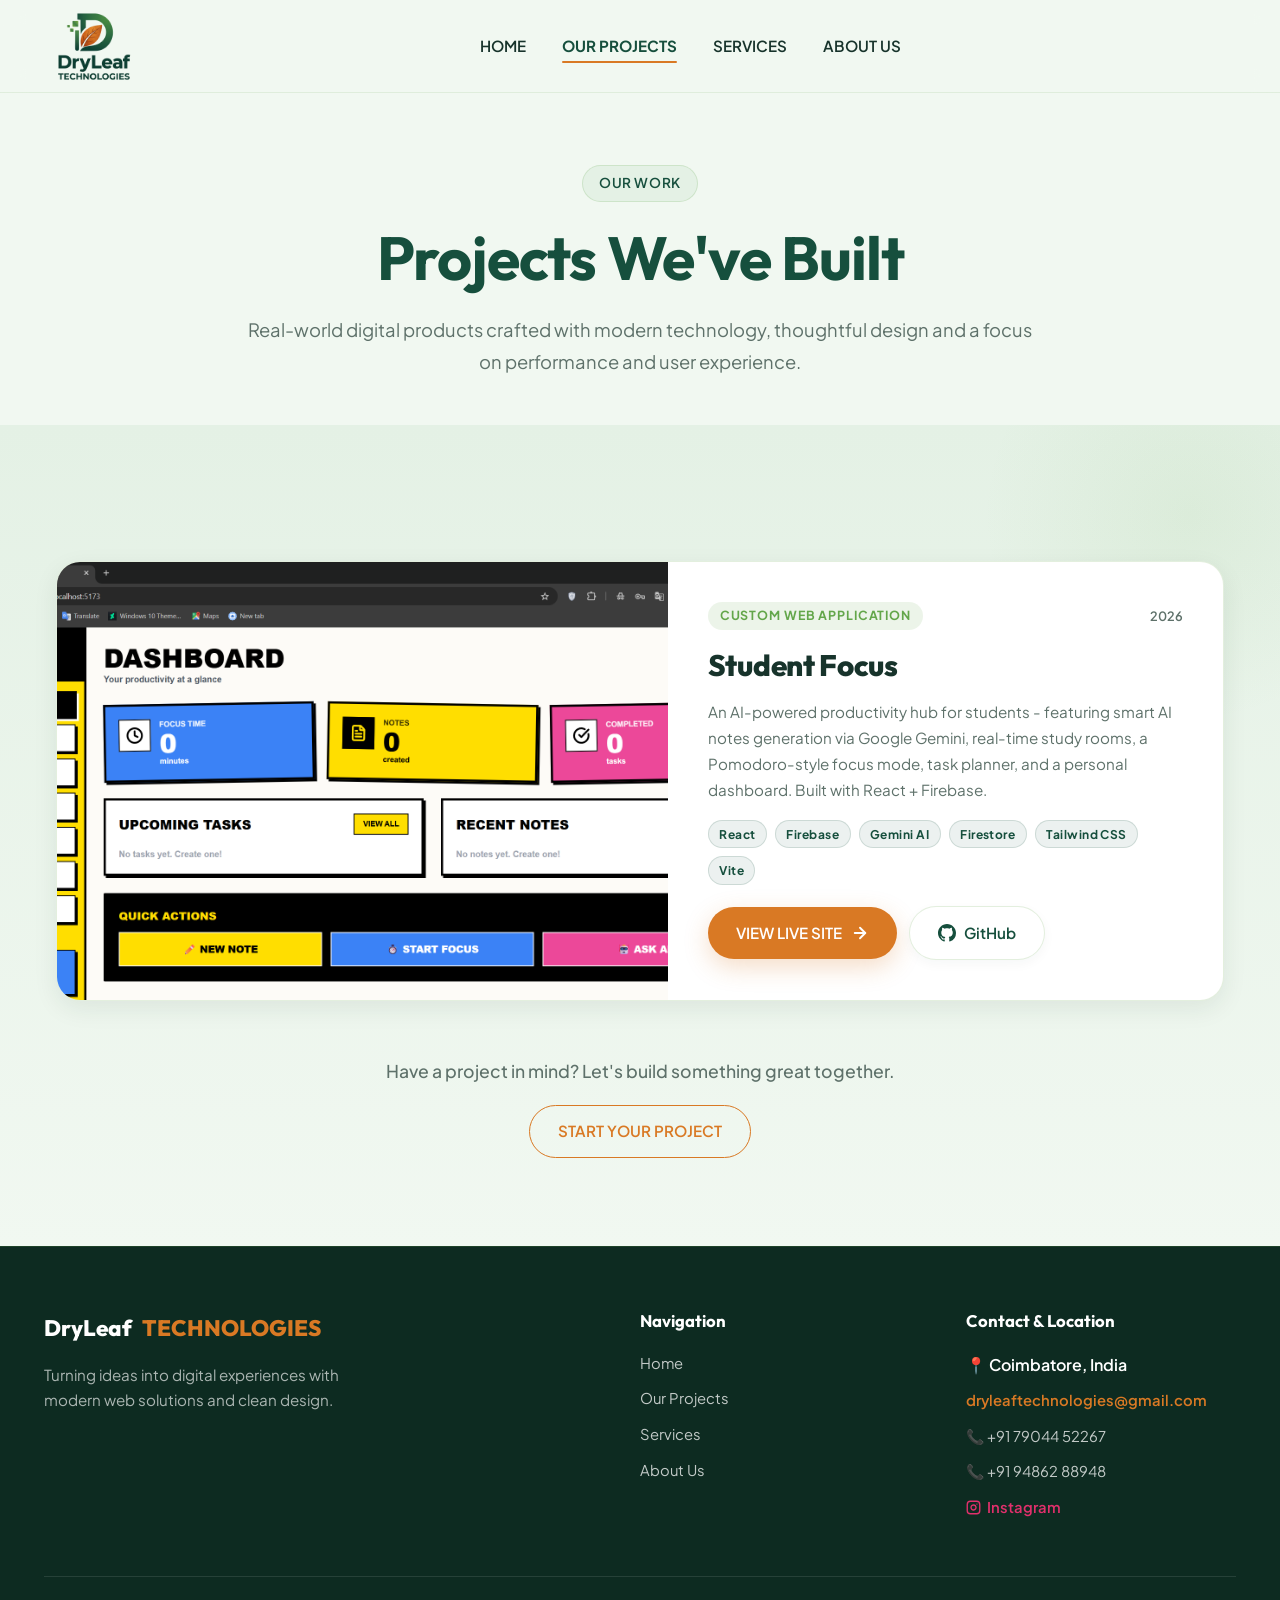
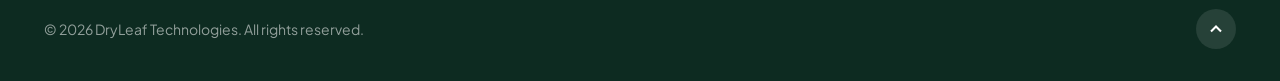
<file: projects.html>
<!DOCTYPE html>
<html lang="en">
<head>
  <meta charset="UTF-8">
  <meta name="viewport" content="width=device-width, initial-scale=1.0">
  <meta name="description" content="Explore projects built by DryLeaf Technologies (www.dryleaftechnologies.com). Real-world digital products crafted with modern technology and thoughtful design in Coimbatore.">
  <meta name="keywords" content="DryLeaf Technologies, www.dryleaftechnologies.com, dryleaf technologies, our projects, portfolio, web development projects coimbatore">
  <meta name="author" content="DryLeaf Technologies">
  <meta name="robots" content="index, follow">
  <link rel="canonical" href="https://www.dryleaftechnologies.com/projects.html">

  <!-- Favicon / Browser Tab Icon -->
  <link rel="icon" type="image/png" href="assets/images/DLT Logo.png">
  <link rel="shortcut icon" type="image/png" href="assets/images/DLT Logo.png">
  <link rel="apple-touch-icon" href="assets/images/DLT Logo.png">

  <!-- Open Graph / Facebook SEO -->
  <meta property="og:site_name" content="DryLeaf Technologies">
  <meta property="og:title" content="Our Projects | DryLeaf Technologies | www.dryleaftechnologies.com">
  <meta property="og:description" content="Real-world digital products crafted by DryLeaf Technologies with modern tech and thoughtful design.">
  <meta property="og:type" content="website">
  <meta property="og:url" content="https://www.dryleaftechnologies.com/projects.html">
  <meta property="og:image" content="https://www.dryleaftechnologies.com/assets/images/DLT Logo.png">

  <!-- Twitter Card SEO -->
  <meta name="twitter:card" content="summary_large_image">
  <meta name="twitter:title" content="Our Projects | DryLeaf Technologies (www.dryleaftechnologies.com)">
  <meta name="twitter:description" content="Real-world digital products crafted by DryLeaf Technologies with modern tech and thoughtful design.">
  <meta name="twitter:image" content="https://www.dryleaftechnologies.com/assets/images/DLT Logo.png">

  <title>Our Projects | DryLeaf Technologies | www.dryleaftechnologies.com</title>

  <!-- Google Fonts -->
  <link rel="preconnect" href="https://fonts.googleapis.com">
  <link rel="preconnect" href="https://fonts.gstatic.com" crossorigin>
  <link href="https://fonts.googleapis.com/css2?family=Outfit:wght@500;600;700;800&family=Plus+Jakarta+Sans:wght@400;500;600;700&display=swap" rel="stylesheet">

  <!-- Main Stylesheet -->
  <link rel="stylesheet" href="css/style.css">

  <!-- Structured Data (JSON-LD) for Projects Page -->
  <script type="application/ld+json">
  {
    "@context": "https://schema.org",
    "@type": "CollectionPage",
    "name": "Our Projects | DryLeaf Technologies",
    "url": "https://www.dryleaftechnologies.com/projects.html",
    "publisher": {
      "@type": "Organization",
      "name": "DryLeaf Technologies",
      "url": "https://www.dryleaftechnologies.com"
    }
  }
  </script>
</head>
<body>

  <!-- ==========================================
       HEADER & NAVIGATION
       ========================================== -->
  <header class="header" id="header">
    <div class="container">
      <nav class="navbar" aria-label="Main Navigation">
        <!-- Brand Logo -->
        <a href="index.html" class="brand-logo" aria-label="DryLeaf Technologies Homepage">
          <img src="assets/images/DLT Logo.png" alt="DryLeaf Technologies Logo">
        </a>

        <!-- Desktop & Mobile Navigation Links -->
        <ul class="nav-menu">
          <li><a href="index.html" class="nav-link">HOME</a></li>
          <li><a href="projects.html" class="nav-link active">OUR PROJECTS</a></li>
          <li><a href="services.html" class="nav-link">SERVICES</a></li>
          <li><a href="about.html" class="nav-link">ABOUT US</a></li>
        </ul>

        <!-- Right Header Action -->
        <div class="header-actions">
          <!-- Mobile Hamburger Toggle -->
          <button class="hamburger-toggle" aria-label="Toggle navigation menu" aria-expanded="false">
            <span class="hamburger-line"></span>
            <span class="hamburger-line"></span>
            <span class="hamburger-line"></span>
          </button>
        </div>
      </nav>
    </div>
  </header>

  <!-- Mobile Backdrop Overlay -->
  <div class="mobile-nav-backdrop" aria-hidden="true"></div>

  <main>
    <!-- ==========================================
         PROJECTS PAGE HERO
         ========================================== -->
    <section class="projects-hero-section">
      <div class="container">
        <div class="projects-hero-content reveal">
          <div class="badge">Our Work</div>
          <h1>Projects We've Built</h1>
          <p style="font-size: 1.15rem; margin-top: 1.25rem; line-height: 1.7;">
            Real-world digital products crafted with modern technology, thoughtful design and a focus on performance and user experience.
          </p>
        </div>
      </div>
    </section>

    <!-- ==========================================
         SHOWCASE SECTION
         ========================================== -->
    <section class="showcase-section" id="showcase">
      <div class="container">

        <div class="showcase-grid">
          <!-- Project Card: Student Focus -->
          <article class="showcase-card reveal" id="showcase-student-focus">
            <!-- Project Image -->
            <div class="showcase-img-wrapper">
              <img
                src="assets/images/student-focus-dashboard.png"
                alt="Student Focus - AI-powered productivity dashboard screenshot"
                class="showcase-img"
                loading="lazy"
              >
              <div class="showcase-img-overlay">
                <a
                  href="https://student-focus-eta.vercel.app/"
                  target="_blank"
                  rel="noopener noreferrer"
                  class="btn btn-primary showcase-live-btn"
                  aria-label="View Student Focus live demo"
                >
                  <svg width="16" height="16" viewBox="0 0 24 24" fill="none" stroke="currentColor" stroke-width="2.5"><path d="M18 13v6a2 2 0 0 1-2 2H5a2 2 0 0 1-2-2V8a2 2 0 0 1 2-2h6"/><polyline points="15 3 21 3 21 9"/><line x1="10" y1="14" x2="21" y2="3"/></svg>
                  Live Demo
                </a>
              </div>
            </div>

            <!-- Project Info -->
            <div class="showcase-info">
              <div class="showcase-meta">
                <span class="showcase-category">Custom Web Application</span>
                <span class="showcase-year">2026</span>
              </div>

              <h2 class="showcase-title">Student Focus</h2>
              <p class="showcase-desc">
                An AI-powered productivity hub for students - featuring smart AI notes generation via Google Gemini, real-time study rooms, a Pomodoro-style focus mode, task planner, and a personal dashboard. Built with React + Firebase.
              </p>

              <!-- Tech Tags -->
              <div class="showcase-tags">
                <span class="showcase-tag">React</span>
                <span class="showcase-tag">Firebase</span>
                <span class="showcase-tag">Gemini AI</span>
                <span class="showcase-tag">Firestore</span>
                <span class="showcase-tag">Tailwind CSS</span>
                <span class="showcase-tag">Vite</span>
              </div>

              <!-- Actions -->
              <div class="showcase-actions">
                <a
                  href="https://student-focus-eta.vercel.app/"
                  target="_blank"
                  rel="noopener noreferrer"
                  class="btn btn-primary"
                  aria-label="Visit Student Focus live site"
                >
                  VIEW LIVE SITE
                  <svg class="btn-icon" viewBox="0 0 24 24" fill="none" stroke="currentColor" stroke-width="2.5" stroke-linecap="round" stroke-linejoin="round"><line x1="5" y1="12" x2="19" y2="12"></line><polyline points="12 5 19 12 12 19"></polyline></svg>
                </a>
                <a
                  href="https://github.com/SanjaiPS-tech/Student-Focus"
                  target="_blank"
                  rel="noopener noreferrer"
                  class="btn btn-secondary showcase-github-btn"
                  aria-label="View Student Focus source code on GitHub"
                >
                  <svg width="18" height="18" viewBox="0 0 24 24" fill="currentColor"><path d="M12 0C5.37 0 0 5.37 0 12c0 5.31 3.435 9.795 8.205 11.385.6.105.825-.255.825-.57 0-.285-.015-1.23-.015-2.235-3.015.555-3.795-.735-4.035-1.41-.135-.345-.72-1.41-1.23-1.695-.42-.225-1.02-.78-.015-.795.945-.015 1.62.87 1.845 1.23 1.08 1.815 2.805 1.305 3.495.99.105-.78.42-1.305.765-1.605-2.67-.3-5.46-1.335-5.46-5.925 0-1.305.465-2.385 1.23-3.225-.12-.3-.54-1.53.12-3.18 0 0 1.005-.315 3.3 1.23.96-.27 1.98-.405 3-.405s2.04.135 3 .405c2.295-1.56 3.3-1.23 3.3-1.23.66 1.65.24 2.88.12 3.18.765.84 1.23 1.905 1.23 3.225 0 4.605-2.805 5.625-5.475 5.925.435.375.81 1.095.81 2.22 0 1.605-.015 2.895-.015 3.3 0 .315.225.69.825.57A12.02 12.02 0 0 0 24 12c0-6.63-5.37-12-12-12z"/></svg>
                  GitHub
                </a>
              </div>
            </div>
          </article>
        </div>

        <!-- CTA to get in touch -->
        <div class="showcase-cta reveal">
          <p>Have a project in mind? Let's build something great together.</p>
          <a href="services.html" class="btn btn-outline">START YOUR PROJECT</a>
        </div>
      </div>
    </section>

  </main>

  <!-- ==========================================
       FOOTER
       ========================================== -->
  <footer class="footer">
    <div class="container">
      <div class="footer-grid">
        <div class="footer-brand">
          <div class="footer-logo-text">
            DryLeaf <span>TECHNOLOGIES</span>
          </div>
          <p>Turning ideas into digital experiences with modern web solutions and clean design.</p>
        </div>

        <div>
          <h4 class="footer-title">Navigation</h4>
          <div class="footer-links">
            <a href="index.html">Home</a>
            <a href="projects.html">Our Projects</a>
            <a href="services.html">Services</a>
            <a href="about.html">About Us</a>
          </div>
        </div>

        <div>
          <h4 class="footer-title">Contact &amp; Location</h4>
          <div class="footer-links">
            <span style="color: var(--text-light); font-weight: 600;">&#128205; Coimbatore, India</span>
            <a href="mailto:dryleaftechnologies@gmail.com" style="color: var(--color-dry-orange); font-weight: 600;">dryleaftechnologies@gmail.com</a>
            <a href="tel:7904452267">&#128222; +91 79044 52267</a>
            <a href="tel:9486288948">&#128222; +91 94862 88948</a>
            <a href="https://www.instagram.com/dryleaf_technologies?stkn=ZWhzNjkzNGU2aHZu" target="_blank" rel="noopener noreferrer" style="color: #E1306C; font-weight: 600; display: inline-flex; align-items: center; gap: 0.35rem;" aria-label="Instagram Profile">
              <svg width="15" height="15" viewBox="0 0 24 24" fill="none" stroke="currentColor" stroke-width="2.2" stroke-linecap="round" stroke-linejoin="round"><rect x="2" y="2" width="20" height="20" rx="5" ry="5"></rect><path d="M16 11.37A4 4 0 1 1 12.63 8 4 4 0 0 1 16 11.37z"></path><line x1="17.5" y1="6.5" x2="17.51" y2="6.5"></line></svg>
              <span>Instagram</span>
            </a>
          </div>
        </div>
      </div>

      <div class="footer-bottom">
        <span>&copy; 2026 DryLeaf Technologies. All rights reserved.</span>
        <button class="back-to-top" aria-label="Back to top of page">
          <svg width="20" height="20" viewBox="0 0 24 24" fill="none" stroke="currentColor" stroke-width="2.5"><polyline points="18 15 12 9 6 15"></polyline></svg>
        </button>
      </div>
    </div>
  </footer>

  <!-- ==========================================
       GET STARTED INQUIRY MODAL DIALOG
       ========================================== -->
  <div class="modal-overlay" id="contact-modal" role="dialog" aria-modal="true" aria-labelledby="contact-modal-title">
    <div class="modal-container">
      <button class="modal-close-btn" aria-label="Close modal window">
        <svg width="20" height="20" viewBox="0 0 24 24" fill="none" stroke="currentColor" stroke-width="2.5"><line x1="18" y1="6" x2="6" y2="18"></line><line x1="6" y1="6" x2="18" y2="18"></line></svg>
      </button>

      <div class="modal-header">
        <div class="badge" style="margin-bottom: 0.5rem;">Project Inquiry</div>
        <h3 id="contact-modal-title">Let's Build Something Great</h3>
        <p>Tell us about your project vision or reach us directly at <a href="mailto:dryleaftechnologies@gmail.com" style="color: var(--color-dry-orange); font-weight: 600;">dryleaftechnologies@gmail.com</a></p>
      </div>

      <form id="project-inquiry-form">
        <div class="form-group">
          <label class="form-label" for="user-name-prj">Your Full Name</label>
          <input type="text" id="user-name-prj" class="form-input" placeholder="e.g. Sarah Jenkins" required>
        </div>

        <div class="form-group">
          <label class="form-label" for="user-email-prj">Email Address</label>
          <input type="email" id="user-email-prj" class="form-input" placeholder="e.g. sarah@company.com" required>
        </div>

        <div class="form-group">
          <label class="form-label" for="project-type-prj">Service Needed</label>
          <select id="project-type-prj" class="form-input">
            <option value="web-dev">Web Development</option>
            <option value="ecommerce">E-Commerce Store</option>
            <option value="web-apps">Custom Web Application</option>
            <option value="ui-ux">UI/UX Design</option>
            <option value="other">Other Inquiry</option>
          </select>
        </div>

        <div class="form-group">
          <label class="form-label" for="user-msg-prj">Project Details</label>
          <textarea id="user-msg-prj" class="form-textarea" placeholder="Briefly describe your goals or requirements..." required></textarea>
        </div>

        <button type="submit" class="btn btn-primary" style="width: 100%; margin-top: 0.5rem;">SUBMIT INQUIRY</button>
      </form>

      <div class="form-success-msg">
        &#10003; Thank you for reaching out! Your project inquiry has been received.
      </div>
    </div>
  </div>

  <!-- Scripts -->
  <script src="js/script.js"></script>
</body>
</html>
</file>
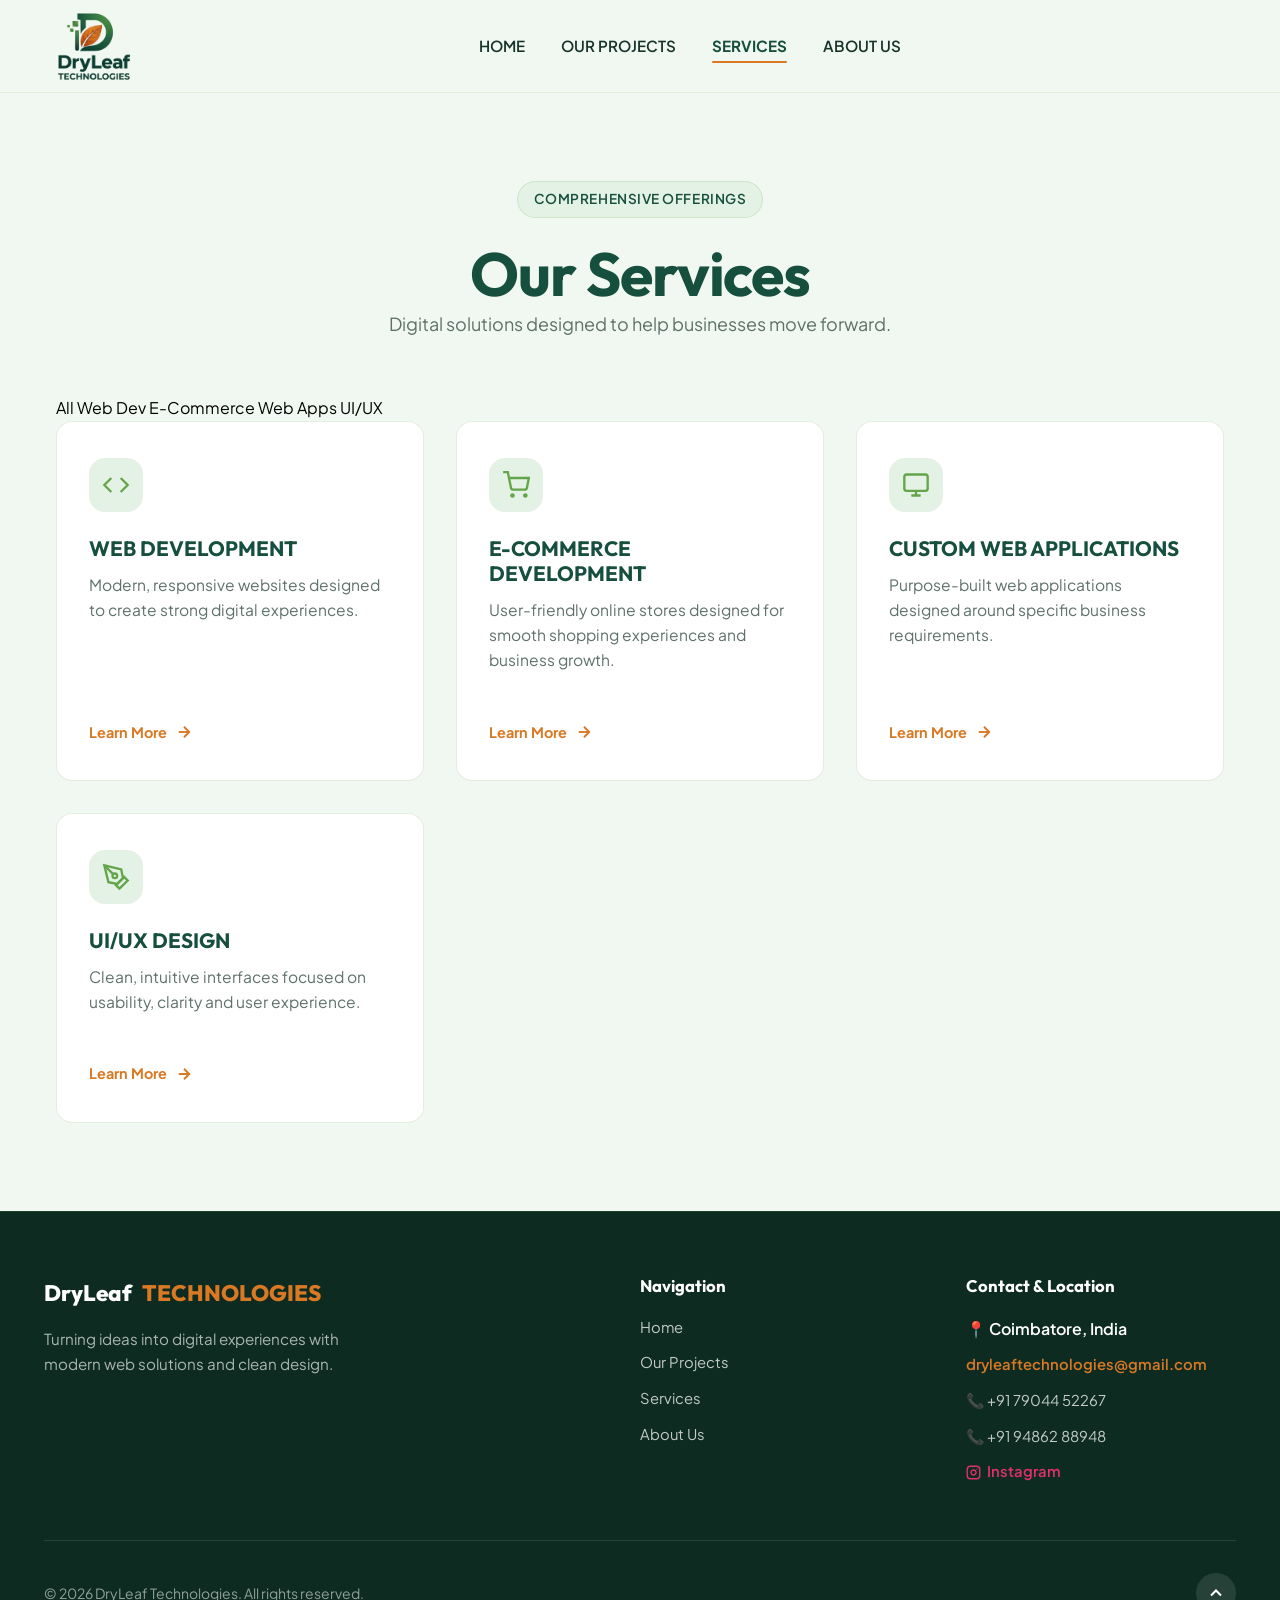
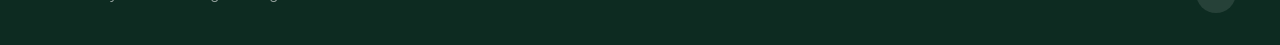
<file: services.html>
<!DOCTYPE html>
<html lang="en">
<head>
  <meta charset="UTF-8">
  <meta name="viewport" content="width=device-width, initial-scale=1.0">
  <meta name="description" content="Explore DryLeaf Technologies (www.dryleaftechnologies.com) services: Web Development, E-Commerce Development, Custom Web Applications, and UI/UX Design in Coimbatore.">
  <meta name="keywords" content="DryLeaf Technologies, www.dryleaftechnologies.com, dryleaf technologies, services dryleaf, web development services coimbatore, custom web apps, UI UX design coimbatore">
  <meta name="author" content="DryLeaf Technologies">
  <meta name="robots" content="index, follow">
  <link rel="canonical" href="https://www.dryleaftechnologies.com/services.html">

  <!-- Favicon / Browser Tab Icon -->
  <link rel="icon" type="image/png" href="assets/images/DLT Logo.png">
  <link rel="shortcut icon" type="image/png" href="assets/images/DLT Logo.png">
  <link rel="apple-touch-icon" href="assets/images/DLT Logo.png">

  <!-- Open Graph / Facebook SEO -->
  <meta property="og:site_name" content="DryLeaf Technologies">
  <meta property="og:title" content="Our Services | DryLeaf Technologies | www.dryleaftechnologies.com">
  <meta property="og:description" content="Digital solutions designed to help businesses move forward: Web Development, E-Commerce, Custom Web Apps, and UI/UX Design by DryLeaf Technologies.">
  <meta property="og:type" content="website">
  <meta property="og:url" content="https://www.dryleaftechnologies.com/services.html">
  <meta property="og:image" content="https://www.dryleaftechnologies.com/assets/images/DLT Logo.png">

  <!-- Twitter Card SEO -->
  <meta name="twitter:card" content="summary_large_image">
  <meta name="twitter:title" content="Services | DryLeaf Technologies (www.dryleaftechnologies.com)">
  <meta name="twitter:description" content="Web Development, E-Commerce, Custom Web Applications, and UI/UX Design services by DryLeaf Technologies.">
  <meta name="twitter:image" content="https://www.dryleaftechnologies.com/assets/images/DLT Logo.png">

  <title>Our Services | DryLeaf Technologies | www.dryleaftechnologies.com</title>

  <!-- Google Fonts -->
  <link rel="preconnect" href="https://fonts.googleapis.com">
  <link rel="preconnect" href="https://fonts.gstatic.com" crossorigin>
  <link href="https://fonts.googleapis.com/css2?family=Outfit:wght@500;600;700;800&family=Plus+Jakarta+Sans:wght@400;500;600;700&display=swap" rel="stylesheet">
  
  <!-- Main Stylesheet -->
  <link rel="stylesheet" href="css/style.css">

  <!-- Structured Data (JSON-LD) for Services Page -->
  <script type="application/ld+json">
  {
    "@context": "https://schema.org",
    "@type": "Service",
    "serviceType": "Web Development & Digital Solutions",
    "provider": {
      "@type": "Organization",
      "name": "DryLeaf Technologies",
      "url": "https://www.dryleaftechnologies.com",
      "email": "dryleaftechnologies@gmail.com",
      "telephone": ["+917904452267", "+919486288948"],
      "sameAs": [
        "https://www.instagram.com/dryleaf_technologies"
      ]
    },
    "hasOfferCatalog": {
      "@type": "OfferCatalog",
      "name": "DryLeaf Technologies Services",
      "itemListElement": [
        { "@type": "Offer", "itemOffered": { "@type": "Service", "name": "Web Development" } },
        { "@type": "Offer", "itemOffered": { "@type": "Service", "name": "E-Commerce Development" } },
        { "@type": "Offer", "itemOffered": { "@type": "Service", "name": "Custom Web Applications" } },
        { "@type": "Offer", "itemOffered": { "@type": "Service", "name": "UI/UX Design" } }
      ]
    }
  }
  </script>
</head>
<body>

  <!-- ==========================================
       HEADER & NAVIGATION
       ========================================== -->
  <header class="header" id="header">
    <div class="container">
      <nav class="navbar" aria-label="Main Navigation">
        <!-- Brand Logo -->
        <a href="index.html" class="brand-logo" aria-label="DryLeaf Technologies Homepage">
          <img src="assets/images/DLT Logo.png" alt="DryLeaf Technologies Logo">
        </a>

        <!-- Desktop & Mobile Navigation Links -->
        <ul class="nav-menu">
          <li><a href="index.html" class="nav-link">HOME</a></li>
          <li><a href="projects.html" class="nav-link">OUR PROJECTS</a></li>
          <li><a href="services.html" class="nav-link active">SERVICES</a></li>
          <li><a href="about.html" class="nav-link">ABOUT US</a></li>
        </ul>

        <!-- Right Header Action -->
        <div class="header-actions">
          <!-- Mobile Hamburger Toggle -->
          <button class="hamburger-toggle" aria-label="Toggle navigation menu" aria-expanded="false">
            <span class="hamburger-line"></span>
            <span class="hamburger-line"></span>
            <span class="hamburger-line"></span>
          </button>
        </div>
      </nav>
    </div>
  </header>

  <!-- Mobile Backdrop Overlay -->
  <div class="mobile-nav-backdrop" aria-hidden="true"></div>

  <!-- ==========================================
       SERVICES HERO & LISTING
       ========================================== -->
  <main>
    <section class="services-section">
      <div class="container">
        <!-- Page Header -->
        <div class="section-header reveal">
          <div class="badge">Comprehensive Offerings</div>
          <h1>Our Services</h1>
          <p>Digital solutions designed to help businesses move forward.</p>
        </div>

        <!-- Interactive Mobile Category Filter Tabs -->
        <div class="mobile-service-tabs reveal">
          <button class="service-tab active" data-tab="all" aria-label="Filter all services">All</button>
          <button class="service-tab" data-tab="web-dev" aria-label="Filter Web Development">Web Dev</button>
          <button class="service-tab" data-tab="ecommerce" aria-label="Filter E-Commerce">E-Commerce</button>
          <button class="service-tab" data-tab="web-apps" aria-label="Filter Custom Web Apps">Web Apps</button>
          <button class="service-tab" data-tab="ui-ux" aria-label="Filter UI UX Design">UI/UX</button>
        </div>

        <!-- 4 Interactive Service Cards Grid -->
        <div class="services-grid">
          <!-- Card 1: Web Development -->
          <div class="service-card reveal" data-service-id="web-dev">
            <div class="service-card-top">
              <div class="service-icon-box">
                <svg width="28" height="28" viewBox="0 0 24 24" fill="none" stroke="currentColor" stroke-width="2"><polyline points="16 18 22 12 16 6"></polyline><polyline points="8 6 2 12 8 18"></polyline></svg>
              </div>
              <h3 class="service-card-title">WEB DEVELOPMENT</h3>
              <p class="service-card-desc">Modern, responsive websites designed to create strong digital experiences.</p>
            </div>
            <div class="service-card-action">
              <span>Learn More</span>
              <svg viewBox="0 0 24 24" fill="none" stroke="currentColor" stroke-width="2.5"><line x1="5" y1="12" x2="19" y2="12"></line><polyline points="12 5 19 12 12 19"></polyline></svg>
            </div>
          </div>

          <!-- Card 2: E-Commerce Development -->
          <div class="service-card reveal" data-service-id="ecommerce">
            <div class="service-card-top">
              <div class="service-icon-box">
                <svg width="28" height="28" viewBox="0 0 24 24" fill="none" stroke="currentColor" stroke-width="2"><circle cx="9" cy="21" r="1"></circle><circle cx="20" cy="21" r="1"></circle><path d="M1 1h4l2.68 13.39a2 2 0 0 0 2 1.61h9.72a2 2 0 0 0 2-1.61L23 6H6"></path></svg>
              </div>
              <h3 class="service-card-title">E-COMMERCE DEVELOPMENT</h3>
              <p class="service-card-desc">User-friendly online stores designed for smooth shopping experiences and business growth.</p>
            </div>
            <div class="service-card-action">
              <span>Learn More</span>
              <svg viewBox="0 0 24 24" fill="none" stroke="currentColor" stroke-width="2.5"><line x1="5" y1="12" x2="19" y2="12"></line><polyline points="12 5 19 12 12 19"></polyline></svg>
            </div>
          </div>

          <!-- Card 3: Custom Web Applications -->
          <div class="service-card reveal" data-service-id="web-apps">
            <div class="service-card-top">
              <div class="service-icon-box">
                <svg width="28" height="28" viewBox="0 0 24 24" fill="none" stroke="currentColor" stroke-width="2"><rect x="2" y="3" width="20" height="14" rx="2" ry="2"></rect><line x1="8" y1="21" x2="16" y2="21"></line><line x1="12" y1="17" x2="12" y2="21"></line></svg>
              </div>
              <h3 class="service-card-title">CUSTOM WEB APPLICATIONS</h3>
              <p class="service-card-desc">Purpose-built web applications designed around specific business requirements.</p>
            </div>
            <div class="service-card-action">
              <span>Learn More</span>
              <svg viewBox="0 0 24 24" fill="none" stroke="currentColor" stroke-width="2.5"><line x1="5" y1="12" x2="19" y2="12"></line><polyline points="12 5 19 12 12 19"></polyline></svg>
            </div>
          </div>

          <!-- Card 4: UI/UX Design -->
          <div class="service-card reveal" data-service-id="ui-ux">
            <div class="service-card-top">
              <div class="service-icon-box">
                <svg width="28" height="28" viewBox="0 0 24 24" fill="none" stroke="currentColor" stroke-width="2"><path d="M12 19l7-7 3 3-7 7-3-3z"></path><path d="M18 13l-1.5-7.5L2 2l3.5 14.5L13 18l5-5z"></path><path d="M2 2l7.586 7.586"></path><circle cx="11" cy="11" r="2"></circle></svg>
              </div>
              <h3 class="service-card-title">UI/UX DESIGN</h3>
              <p class="service-card-desc">Clean, intuitive interfaces focused on usability, clarity and user experience.</p>
            </div>
            <div class="service-card-action">
              <span>Learn More</span>
              <svg viewBox="0 0 24 24" fill="none" stroke="currentColor" stroke-width="2.5"><line x1="5" y1="12" x2="19" y2="12"></line><polyline points="12 5 19 12 12 19"></polyline></svg>
            </div>
          </div>
        </div>
      </div>
    </section>


  </main>

  <!-- ==========================================
       FOOTER
       ========================================== -->
  <footer class="footer">
    <div class="container">
      <div class="footer-grid">
        <div class="footer-brand">
          <div class="footer-logo-text">
            DryLeaf <span>TECHNOLOGIES</span>
          </div>
          <p>Turning ideas into digital experiences with modern web solutions and clean design.</p>
        </div>

        <div>
          <h4 class="footer-title">Navigation</h4>
          <div class="footer-links">
            <a href="index.html">Home</a>
            <a href="projects.html">Our Projects</a>
            <a href="services.html">Services</a>
            <a href="about.html">About Us</a>
          </div>
        </div>

        <div>
          <h4 class="footer-title">Contact &amp; Location</h4>
          <div class="footer-links">
            <span style="color: var(--text-light); font-weight: 600;">📍 Coimbatore, India</span>
            <a href="mailto:dryleaftechnologies@gmail.com" style="color: var(--color-dry-orange); font-weight: 600;">dryleaftechnologies@gmail.com</a>
            <a href="tel:7904452267">📞 +91 79044 52267</a>
            <a href="tel:9486288948">📞 +91 94862 88948</a>
            <a href="https://www.instagram.com/dryleaf_technologies?stkn=ZWhzNjkzNGU2aHZu" target="_blank" rel="noopener noreferrer" style="color: #E1306C; font-weight: 600; display: inline-flex; align-items: center; gap: 0.35rem;" aria-label="Instagram Profile">
              <svg width="15" height="15" viewBox="0 0 24 24" fill="none" stroke="currentColor" stroke-width="2.2" stroke-linecap="round" stroke-linejoin="round"><rect x="2" y="2" width="20" height="20" rx="5" ry="5"></rect><path d="M16 11.37A4 4 0 1 1 12.63 8 4 4 0 0 1 16 11.37z"></path><line x1="17.5" y1="6.5" x2="17.51" y2="6.5"></line></svg>
              <span>Instagram</span>
            </a>
          </div>
        </div>
      </div>

      <div class="footer-bottom">
        <span>&copy; 2026 DryLeaf Technologies. All rights reserved.</span>
        <button class="back-to-top" aria-label="Back to top of page">
          <svg width="20" height="20" viewBox="0 0 24 24" fill="none" stroke="currentColor" stroke-width="2.5"><polyline points="18 15 12 9 6 15"></polyline></svg>
        </button>
      </div>
    </div>
  </footer>

  <!-- ==========================================
       SERVICE DETAILS MODAL DIALOG
       ========================================== -->
  <div class="modal-overlay" id="service-modal" role="dialog" aria-modal="true" aria-labelledby="modal-title">
    <div class="modal-container">
      <div class="mobile-drag-handle" aria-hidden="true"></div>
      <button class="modal-close-btn" aria-label="Close modal window">
        <svg width="20" height="20" viewBox="0 0 24 24" fill="none" stroke="currentColor" stroke-width="2.5"><line x1="18" y1="6" x2="6" y2="18"></line><line x1="6" y1="6" x2="18" y2="18"></line></svg>
      </button>
      
      <div class="modal-header">
        <div class="badge" style="margin-bottom: 0.5rem;">Service Detail</div>
        <h3 class="modal-service-title" id="modal-title">Service Title</h3>
        <p class="modal-service-subtitle">Service Subtitle</p>
      </div>

      <div class="modal-body">
        <p class="modal-service-desc">Detailed breakdown explanation...</p>
        
        <h4 style="font-size: 1.05rem; margin: 1.5rem 0 0.5rem 0; color: var(--color-forest-green);">Key Features &amp; Deliverables</h4>
        <div class="modal-service-features feature-list"></div>
      </div>
    </div>
  </div>

  <!-- ==========================================
       GET STARTED INQUIRY MODAL DIALOG
       ========================================== -->
  <div class="modal-overlay" id="contact-modal" role="dialog" aria-modal="true" aria-labelledby="contact-modal-title">
    <div class="modal-container">
      <button class="modal-close-btn" aria-label="Close modal window">
        <svg width="20" height="20" viewBox="0 0 24 24" fill="none" stroke="currentColor" stroke-width="2.5"><line x1="18" y1="6" x2="6" y2="18"></line><line x1="6" y1="6" x2="18" y2="18"></line></svg>
      </button>

      <div class="modal-header">
        <div class="badge" style="margin-bottom: 0.5rem;">Project Inquiry</div>
        <h3 id="contact-modal-title">Let's Build Something Great</h3>
        <p>Tell us about your project vision or reach us directly at <a href="mailto:dryleaftechnologies@gmail.com" style="color: var(--color-dry-orange); font-weight: 600;">dryleaftechnologies@gmail.com</a></p>
      </div>

      <form id="project-inquiry-form">
        <div class="form-group">
          <label class="form-label" for="user-name-svc">Your Full Name</label>
          <input type="text" id="user-name-svc" class="form-input" placeholder="e.g. Sarah Jenkins" required>
        </div>

        <div class="form-group">
          <label class="form-label" for="user-email-svc">Email Address</label>
          <input type="email" id="user-email-svc" class="form-input" placeholder="e.g. sarah@company.com" required>
        </div>

        <div class="form-group">
          <label class="form-label" for="project-type-svc">Service Needed</label>
          <select id="project-type-svc" class="form-input">
            <option value="web-dev">Web Development</option>
            <option value="ecommerce">E-Commerce Store</option>
            <option value="web-apps">Custom Web Application</option>
            <option value="ui-ux">UI/UX Design</option>
            <option value="other">Other Inquiry</option>
          </select>
        </div>

        <div class="form-group">
          <label class="form-label" for="user-msg-svc">Project Details</label>
          <textarea id="user-msg-svc" class="form-textarea" placeholder="Briefly describe your goals or requirements..." required></textarea>
        </div>

        <button type="submit" class="btn btn-primary" style="width: 100%; margin-top: 0.5rem;">SUBMIT INQUIRY</button>
      </form>

      <div class="form-success-msg">
        ✓ Thank you for reaching out! Your project inquiry has been received.
      </div>
    </div>
  </div>

  <!-- Scripts -->
  <script src="js/script.js"></script>
</body>
</html>
</file>
<file: css/style.css>
/* ==========================================================================
   DryLeaf Technologies - Master Stylesheet
   Theme: Light Nature-Tech Aesthetic
   Color System: Very Light Green, White, Dry Leaf Orange, Forest Green
   ========================================================================== */

/* --------------------------------------------------------------------------
   1. CSS Custom Properties (Design Tokens)
   -------------------------------------------------------------------------- */
:root {
  /* Color Palette */
  --bg-dominant: #F1F8F1;
  --bg-soft: #E4F1E5;
  --bg-card: #FFFFFF;
  --bg-dark-accent: #164F3D;

  --color-leaf-green: #63A64A;
  --color-dry-orange: #D97924;
  --color-dry-orange-hover: #C06416;
  --color-dry-orange-light: rgba(217, 121, 36, 0.12);
  --color-forest-green: #164F3D;
  --color-forest-green-muted: rgba(22, 79, 61, 0.7);

  --text-dark: #17332B;
  --text-muted: #5E716A;
  --text-light: #FFFFFF;

  --border-light: rgba(99, 166, 74, 0.18);
  --border-focus: #D97924;

  /* Typography */
  --font-primary: 'Plus Jakarta Sans', -apple-system, BlinkMacSystemFont, 'Segoe UI', Roboto, sans-serif;
  --font-display: 'Outfit', 'Plus Jakarta Sans', sans-serif;

  /* Spacing System */
  --section-padding-desktop: 5.5rem 2rem;
  --section-padding-tablet: 4rem 1.5rem;
  --section-padding-mobile: 3rem 1rem;
  --container-max-width: 1240px;

  /* Shadows */
  --shadow-sm: 0 4px 12px rgba(23, 51, 43, 0.04);
  --shadow-md: 0 8px 24px rgba(23, 51, 43, 0.08);
  --shadow-lg: 0 16px 40px rgba(23, 51, 43, 0.12);
  --shadow-orange: 0 8px 24px rgba(217, 121, 36, 0.25);

  /* Transitions & Border Radius */
  --transition-fast: 0.2s cubic-bezier(0.16, 1, 0.3, 1);
  --transition-smooth: 0.35s cubic-bezier(0.16, 1, 0.3, 1);
  --radius-sm: 8px;
  --radius-md: 16px;
  --radius-lg: 24px;
  --radius-full: 9999px;
}

/* --------------------------------------------------------------------------
   2. Base & Reset
   -------------------------------------------------------------------------- */
*,
*::before,
*::after {
  box-sizing: border-box;
  margin: 0;
  padding: 0;
}

html {
  scroll-behavior: smooth;
  font-size: 16px;
  -webkit-font-smoothing: antialiased;
  -moz-osx-font-smoothing: grayscale;
  width: 100%;
  max-width: 100vw;
  overflow-x: hidden;
}

body {
  font-family: var(--font-primary);
  background-color: var(--bg-dominant);
  color: var(--text-dark);
  line-height: 1.6;
  width: 100%;
  max-width: 100vw;
  overflow-x: hidden;
  min-height: 100vh;
  display: flex;
  flex-direction: column;
}

img,
svg {
  max-width: 100%;
  height: auto;
  display: block;
}

a {
  color: inherit;
  text-decoration: none;
  transition: color var(--transition-fast);
}

button,
input,
textarea {
  font-family: inherit;
  font-size: inherit;
  outline: none;
  border: none;
  background: none;
}

button {
  cursor: pointer;
}

ul {
  list-style: none;
}

/* Container */
.container {
  width: 100%;
  max-width: var(--container-max-width);
  margin: 0 auto;
  padding: 0 1.5rem;
}

/* --------------------------------------------------------------------------
   3. Typography & Section Headers
   -------------------------------------------------------------------------- */
h1,
h2,
h3,
h4,
h5,
h6 {
  font-family: var(--font-display);
  color: var(--color-forest-green);
  font-weight: 700;
  line-height: 1.2;
}

h1 {
  font-size: clamp(2.25rem, 5vw, 3.8rem);
  letter-spacing: -0.02em;
}

h2 {
  font-size: clamp(1.8rem, 3.5vw, 2.75rem);
  letter-spacing: -0.01em;
}

h3 {
  font-size: clamp(1.25rem, 2.2vw, 1.6rem);
}

p {
  color: var(--text-muted);
  font-size: clamp(1rem, 1.1vw, 1.125rem);
}

.badge {
  display: inline-flex;
  align-items: center;
  gap: 0.5rem;
  padding: 0.4rem 1rem;
  background-color: var(--bg-soft);
  color: var(--color-forest-green);
  border: 1px solid var(--border-light);
  border-radius: var(--radius-full);
  font-size: 0.85rem;
  font-weight: 600;
  letter-spacing: 0.04em;
  text-transform: uppercase;
  margin-bottom: 1.25rem;
}

.badge-dot {
  width: 8px;
  height: 8px;
  background-color: var(--color-dry-orange);
  border-radius: 50%;
  display: inline-block;
  animation: pulse-dot 2s infinite ease-in-out;
}

@keyframes pulse-dot {

  0%,
  100% {
    transform: scale(1);
    opacity: 1;
  }

  50% {
    transform: scale(1.4);
    opacity: 0.7;
  }
}

.section-header {
  text-align: center;
  max-width: 680px;
  margin: 0 auto 3.5rem auto;
}

.section-header h2 {
  margin-bottom: 1rem;
}

.section-header p {
  font-size: 1.125rem;
}

.text-highlight {
  color: var(--color-dry-orange);
  position: relative;
  display: inline-block;
}

/* --------------------------------------------------------------------------
   4. Buttons & Interactive Elements
   -------------------------------------------------------------------------- */
.btn {
  display: inline-flex;
  align-items: center;
  justify-content: center;
  gap: 0.6rem;
  padding: 0.85rem 1.75rem;
  border-radius: var(--radius-full);
  font-weight: 600;
  font-size: 0.95rem;
  transition: all var(--transition-smooth);
  position: relative;
  overflow: hidden;
  white-space: nowrap;
}

.btn-primary {
  background-color: var(--color-dry-orange);
  color: var(--text-light);
  box-shadow: var(--shadow-orange);
}

.btn-primary:hover {
  background-color: var(--color-dry-orange-hover);
  transform: translateY(-2px);
  box-shadow: 0 12px 28px rgba(217, 121, 36, 0.35);
}

.btn-secondary {
  background-color: var(--bg-card);
  color: var(--color-forest-green);
  border: 1px solid var(--border-light);
  box-shadow: var(--shadow-sm);
}

.btn-secondary:hover {
  background-color: var(--bg-soft);
  color: var(--color-forest-green);
  border-color: var(--color-leaf-green);
  transform: translateY(-2px);
}

.btn-outline {
  border: 1.5px solid var(--color-dry-orange);
  color: var(--color-dry-orange);
  background: transparent;
}

.btn-outline:hover {
  background-color: var(--color-dry-orange);
  color: var(--text-light);
  transform: translateY(-2px);
}

.btn .btn-icon {
  width: 18px;
  height: 18px;
  transition: transform var(--transition-fast);
}

.btn:hover .btn-icon {
  transform: translateX(4px);
}

/* Focus States for Accessibility */
a:focus-visible,
button:focus-visible,
input:focus-visible,
textarea:focus-visible {
  outline: 2px solid var(--border-focus);
  outline-offset: 3px;
}

/* --------------------------------------------------------------------------
   5. Header & Navigation
   -------------------------------------------------------------------------- */
.header {
  position: sticky;
  top: 0;
  left: 0;
  width: 100%;
  z-index: 1000;
  background-color: rgba(241, 248, 241, 0.85);
  backdrop-filter: blur(12px);
  -webkit-backdrop-filter: blur(12px);
  border-bottom: 1px solid rgba(99, 166, 74, 0.12);
  transition: all var(--transition-smooth);
}

.header.scrolled {
  background-color: rgba(255, 255, 255, 0.95);
  box-shadow: var(--shadow-sm);
  border-bottom-color: rgba(99, 166, 74, 0.2);
}

.navbar {
  display: flex;
  align-items: center;
  justify-content: space-between;
  height: 92px;
  transition: height var(--transition-smooth);
}

.header.scrolled .navbar {
  height: 76px;
}

.brand-logo {
  display: flex;
  align-items: center;
  gap: 0.75rem;
  text-decoration: none;
}

.brand-logo img {
  height: 100px;
  width: auto;
  object-fit: contain;
  mix-blend-mode: multiply;
  transition: all var(--transition-smooth);
}

.header.scrolled .brand-logo img {
  height: 60px;
}

.brand-logo:hover img {
  transform: scale(1.04);
}

.nav-menu {
  display: flex;
  align-items: center;
  gap: 2.25rem;
}

.nav-link {
  font-size: 0.95rem;
  font-weight: 600;
  color: var(--text-dark);
  position: relative;
  padding: 0.5rem 0;
}

.nav-link::after {
  content: '';
  position: absolute;
  bottom: 0;
  left: 0;
  width: 0%;
  height: 2.5px;
  background-color: var(--color-dry-orange);
  border-radius: var(--radius-full);
  transition: width var(--transition-smooth);
}

.nav-link:hover {
  color: var(--color-forest-green);
}

.nav-link:hover::after,
.nav-link.active::after {
  width: 100%;
}

.nav-link.active {
  color: var(--color-forest-green);
  font-weight: 700;
}

.header-actions {
  display: flex;
  align-items: center;
  gap: 1rem;
}

/* Hamburger Toggle */
.hamburger-toggle {
  display: none;
  flex-direction: column;
  justify-content: space-between;
  width: 30px;
  height: 20px;
  background: transparent;
  border: none;
  cursor: pointer;
  z-index: 1010;
  padding: 0;
}

.hamburger-line {
  width: 100%;
  height: 2.5px;
  background-color: var(--color-forest-green);
  border-radius: 4px;
  transition: all var(--transition-smooth);
}

.hamburger-toggle.active .hamburger-line:nth-child(1) {
  transform: translateY(8.5px) rotate(45deg);
}

.hamburger-toggle.active .hamburger-line:nth-child(2) {
  opacity: 0;
}

.hamburger-toggle.active .hamburger-line:nth-child(3) {
  transform: translateY(-8.5px) rotate(-45deg);
}

/* Mobile Drawer Overlay */
.mobile-nav-backdrop {
  position: fixed;
  top: 0;
  left: 0;
  width: 100vw;
  height: 100vh;
  background-color: rgba(22, 79, 61, 0.4);
  backdrop-filter: blur(4px);
  z-index: 998;
  opacity: 0;
  visibility: hidden;
  transition: all var(--transition-smooth);
}

.mobile-nav-backdrop.active {
  opacity: 1;
  visibility: visible;
}

/* --------------------------------------------------------------------------
   6. Hero Section
   -------------------------------------------------------------------------- */
.hero-section {
  padding: 4rem 0 5rem 0;
  position: relative;
  overflow: hidden;
}

.hero-grid {
  display: grid;
  grid-template-columns: 1.1fr 0.9fr;
  gap: 3.5rem;
  align-items: center;
}

.hero-content {
  max-width: 620px;
}

.hero-title {
  margin-bottom: 1.25rem;
  color: var(--color-forest-green);
}

.hero-description {
  font-size: 1.15rem;
  margin-bottom: 2.25rem;
  line-height: 1.65;
}

.hero-cta-group {
  display: flex;
  align-items: center;
  gap: 1.25rem;
  flex-wrap: wrap;
}

/* Hero Tech Visual Composition */
.hero-visual-wrapper {
  position: relative;
  display: flex;
  justify-content: center;
  align-items: center;
}

.hero-visual-card {
  width: 100%;
  aspect-ratio: 4/3;
  max-width: 500px;
  background: linear-gradient(135deg, #FFFFFF 0%, #E4F1E5 100%);
  border: 1px solid rgba(99, 166, 74, 0.25);
  border-radius: var(--radius-lg);
  box-shadow: var(--shadow-lg);
  position: relative;
  padding: 2rem;
  display: flex;
  flex-direction: column;
  justify-content: space-between;
  overflow: hidden;
}

/* Subtle Leaf & Tech Lines SVG Background inside Card */
.hero-visual-bg-pattern {
  position: absolute;
  top: 0;
  right: 0;
  width: 100%;
  height: 100%;
  opacity: 0.15;
  pointer-events: none;
}

.hero-visual-header {
  display: flex;
  align-items: center;
  justify-content: space-between;
  position: relative;
  z-index: 2;
}

.visual-dots {
  display: flex;
  gap: 6px;
}

.visual-dot {
  width: 10px;
  height: 10px;
  border-radius: 50%;
}

.visual-dot:nth-child(1) {
  background-color: #E56B6F;
}

.visual-dot:nth-child(2) {
  background-color: #FFB703;
}

.visual-dot:nth-child(3) {
  background-color: var(--color-leaf-green);
}

.visual-badge {
  font-size: 0.75rem;
  font-weight: 700;
  letter-spacing: 0.05em;
  color: var(--color-forest-green);
  text-transform: uppercase;
  background: rgba(99, 166, 74, 0.15);
  padding: 0.25rem 0.75rem;
  border-radius: var(--radius-full);
}

.hero-visual-center {
  position: relative;
  z-index: 2;
  margin: 1.5rem 0;
  text-align: center;
}

.digital-mesh-graphic {
  width: 120px;
  height: 120px;
  margin: 0 auto;
  position: relative;
  display: flex;
  align-items: center;
  justify-content: center;
}

.mesh-circle-outer {
  position: absolute;
  inset: 0;
  border: 2px dashed var(--color-leaf-green);
  border-radius: 50%;
  animation: rotate-mesh 20s linear infinite;
}

.mesh-circle-inner {
  position: absolute;
  inset: 16px;
  background: radial-gradient(circle, var(--color-dry-orange-light) 0%, transparent 70%);
  border-radius: 50%;
}

.mesh-center-icon {
  position: relative;
  z-index: 2;
  width: 48px;
  height: 48px;
  color: var(--color-dry-orange);
}

@keyframes rotate-mesh {
  from {
    transform: rotate(0deg);
  }

  to {
    transform: rotate(360deg);
  }
}

/* Floating Tech Pills */
.floating-pill {
  position: absolute;
  background: var(--bg-card);
  border: 1px solid rgba(99, 166, 74, 0.2);
  padding: 0.75rem 1.25rem;
  border-radius: var(--radius-md);
  box-shadow: var(--shadow-md);
  display: flex;
  align-items: center;
  gap: 0.75rem;
  z-index: 10;
  animation: float-pill 4s ease-in-out infinite alternate;
}

.floating-pill-1 {
  top: 8%;
  right: -5%;
  animation-delay: 0s;
}

.floating-pill-2 {
  bottom: 12%;
  left: -8%;
  animation-delay: 2s;
}

.pill-icon-box {
  width: 36px;
  height: 36px;
  border-radius: var(--radius-sm);
  background-color: var(--bg-soft);
  display: flex;
  align-items: center;
  justify-content: center;
  color: var(--color-dry-orange);
}

.pill-text {
  display: flex;
  flex-direction: column;
}

.pill-title {
  font-size: 0.85rem;
  font-weight: 700;
  color: var(--color-forest-green);
}

.pill-sub {
  font-size: 0.75rem;
  color: var(--text-muted);
}

@keyframes float-pill {
  0% {
    transform: translateY(0px);
  }

  100% {
    transform: translateY(-10px);
  }
}

/* --------------------------------------------------------------------------
   7. Highlights Section
   -------------------------------------------------------------------------- */
.highlights-section {
  padding: 2.5rem 0 4rem 0;
}

.highlights-grid {
  display: grid;
  grid-template-columns: repeat(4, 1fr);
  gap: 1.5rem;
}

.highlight-card {
  background-color: var(--bg-card);
  border: 1px solid var(--border-light);
  border-radius: var(--radius-md);
  padding: 1.75rem 1.5rem;
  transition: all var(--transition-smooth);
  display: flex;
  flex-direction: column;
  gap: 0.85rem;
}

.highlight-card:hover {
  transform: translateY(-5px);
  border-color: var(--color-leaf-green);
  box-shadow: var(--shadow-md);
}

.highlight-icon {
  width: 44px;
  height: 44px;
  background-color: var(--bg-soft);
  border-radius: var(--radius-sm);
  display: flex;
  align-items: center;
  justify-content: center;
  color: var(--color-dry-orange);
  transition: transform var(--transition-fast);
}

.highlight-card:hover .highlight-icon {
  background-color: var(--color-dry-orange);
  color: var(--text-light);
  transform: scale(1.05);
}

.highlight-title {
  font-size: 1.1rem;
  font-weight: 700;
  color: var(--color-forest-green);
}

.highlight-desc {
  font-size: 0.925rem;
  color: var(--text-muted);
  line-height: 1.5;
}

/* --------------------------------------------------------------------------
   8. Services Preview & Main Services Section
   -------------------------------------------------------------------------- */
.services-section {
  padding: var(--section-padding-desktop);
  background-color: var(--bg-dominant);
}

.services-grid {
  display: grid;
  grid-template-columns: repeat(3, 1fr);
  gap: 2rem;
}

.service-card {
  background-color: var(--bg-card);
  border: 1px solid var(--border-light);
  border-radius: var(--radius-md);
  padding: 2.25rem 2rem;
  position: relative;
  transition: all var(--transition-smooth);
  display: flex;
  flex-direction: column;
  justify-content: space-between;
  overflow: hidden;
  cursor: pointer;
}

/* Top Accent Line on Hover */
.service-card::before {
  content: '';
  position: absolute;
  top: 0;
  left: 0;
  width: 100%;
  height: 4px;
  background-color: var(--color-dry-orange);
  opacity: 0;
  transform: scaleX(0);
  transform-origin: left;
  transition: all var(--transition-smooth);
}

.service-card:hover {
  transform: translateY(-6px);
  box-shadow: var(--shadow-md);
  border-color: rgba(99, 166, 74, 0.4);
}

.service-card:hover::before {
  opacity: 1;
  transform: scaleX(1);
}

.service-card-top {
  margin-bottom: 1.75rem;
}

.service-icon-box {
  width: 54px;
  height: 54px;
  border-radius: var(--radius-md);
  background-color: var(--bg-soft);
  display: flex;
  align-items: center;
  justify-content: center;
  color: var(--color-leaf-green);
  margin-bottom: 1.5rem;
  transition: all var(--transition-fast);
}

.service-card:hover .service-icon-box {
  background-color: var(--color-dry-orange-light);
  color: var(--color-dry-orange);
}

.service-card-title {
  font-size: 1.3rem;
  margin-bottom: 0.75rem;
  color: var(--color-forest-green);
}

.service-card-desc {
  font-size: 0.975rem;
  color: var(--text-muted);
  line-height: 1.6;
}

.service-card-action {
  display: inline-flex;
  align-items: center;
  gap: 0.5rem;
  font-size: 0.9rem;
  font-weight: 700;
  color: var(--color-dry-orange);
  margin-top: 1.25rem;
  user-select: none;
  -webkit-user-select: none;
}

.service-card-action svg {
  width: 18px;
  height: 18px;
  transition: transform var(--transition-fast);
}

.service-card:hover .service-card-action svg {
  transform: translateX(4px);
}

.services-cta-wrapper {
  text-align: center;
  margin-top: 3.5rem;
}

/* --------------------------------------------------------------------------
   9. Why DryLeaf Section
   -------------------------------------------------------------------------- */
.why-section {
  padding: var(--section-padding-desktop);
  background-color: var(--bg-soft);
  border-top: 1px solid var(--border-light);
  border-bottom: 1px solid var(--border-light);
  position: relative;
}

.why-grid {
  display: grid;
  grid-template-columns: repeat(4, 1fr);
  gap: 2rem;
}

.why-card {
  background-color: var(--bg-card);
  border: 1px solid var(--border-light);
  border-radius: var(--radius-md);
  padding: 2rem 1.75rem;
  position: relative;
  transition: all var(--transition-smooth);
}

.why-card:hover {
  transform: translateY(-4px);
  box-shadow: var(--shadow-md);
}

.why-number {
  font-family: var(--font-display);
  font-size: 1.75rem;
  font-weight: 800;
  color: var(--color-dry-orange);
  margin-bottom: 1rem;
  display: inline-block;
  background: var(--color-dry-orange-light);
  padding: 0.2rem 0.75rem;
  border-radius: var(--radius-sm);
}

.why-card-title {
  font-size: 1.2rem;
  margin-bottom: 0.75rem;
  color: var(--color-forest-green);
}

.why-card-desc {
  font-size: 0.95rem;
  color: var(--text-muted);
}

/* --------------------------------------------------------------------------
   10. About Us Page Components
   -------------------------------------------------------------------------- */
.about-hero-section {
  padding: 4.5rem 0 3.5rem 0;
  text-align: center;
}

.about-hero-content {
  max-width: 800px;
  margin: 0 auto;
}

.mission-vision-grid {
  display: grid;
  grid-template-columns: 1fr 1fr;
  gap: 2.5rem;
  margin: 3.5rem 0;
}

.mv-card {
  background: var(--bg-card);
  border: 1px solid var(--border-light);
  border-radius: var(--radius-lg);
  padding: 2.75rem 2.25rem;
  box-shadow: var(--shadow-sm);
  position: relative;
  overflow: hidden;
  transition: all var(--transition-smooth);
}

.mv-card:hover {
  box-shadow: var(--shadow-md);
  border-color: var(--color-leaf-green);
}

.mv-card-icon {
  width: 48px;
  height: 48px;
  border-radius: var(--radius-sm);
  background-color: var(--color-dry-orange-light);
  color: var(--color-dry-orange);
  display: flex;
  align-items: center;
  justify-content: center;
  margin-bottom: 1.25rem;
}

.mv-card h3 {
  margin-bottom: 1rem;
  color: var(--color-forest-green);
}

/* Core Values Grid */
.values-grid {
  display: grid;
  grid-template-columns: repeat(4, 1fr);
  gap: 1.75rem;
}

.value-card {
  background-color: var(--bg-card);
  border: 1px solid var(--border-light);
  border-radius: var(--radius-md);
  padding: 2rem 1.5rem;
  text-align: center;
  transition: all var(--transition-smooth);
}

.value-card:hover {
  transform: translateY(-5px);
  border-color: var(--color-leaf-green);
  box-shadow: var(--shadow-md);
}

.value-icon {
  width: 52px;
  height: 52px;
  margin: 0 auto 1.25rem auto;
  border-radius: 50%;
  background-color: var(--bg-soft);
  color: var(--color-forest-green);
  display: flex;
  align-items: center;
  justify-content: center;
  transition: all var(--transition-fast);
}

.value-card:hover .value-icon {
  background-color: var(--color-dry-orange);
  color: var(--text-light);
}

.value-title {
  font-size: 1.15rem;
  margin-bottom: 0.5rem;
  color: var(--color-forest-green);
}

/* Tech Stack Showcase */
.tech-showcase-section {
  padding: var(--section-padding-desktop);
  background-color: var(--bg-soft);
  border-radius: var(--radius-lg);
  margin: 4rem 0;
  text-align: center;
}

.tech-grid {
  display: grid;
  grid-template-columns: repeat(4, 1fr);
  gap: 1.5rem;
  margin-top: 2.5rem;
}

.tech-card {
  background-color: var(--bg-card);
  border: 1px solid var(--border-light);
  border-radius: var(--radius-md);
  padding: 1.75rem 1.25rem;
  display: flex;
  flex-direction: column;
  align-items: center;
  gap: 0.85rem;
  transition: all var(--transition-smooth);
}

.tech-card:hover {
  transform: translateY(-4px);
  box-shadow: var(--shadow-md);
  border-color: var(--color-dry-orange);
}

.tech-icon {
  width: 48px;
  height: 48px;
  color: var(--color-forest-green);
}

.tech-name {
  font-weight: 700;
  color: var(--color-forest-green);
  font-size: 1.05rem;
}

.tech-desc {
  font-size: 0.85rem;
  color: var(--text-muted);
}

/* --------------------------------------------------------------------------
   11. Call To Action (CTA) Banner
   -------------------------------------------------------------------------- */
.cta-section {
  padding: 4.5rem 0;
}

.cta-box {
  background: linear-gradient(135deg, var(--color-forest-green) 0%, #0F3A2C 100%);
  color: var(--text-light);
  border-radius: var(--radius-lg);
  padding: 4rem 3rem;
  text-align: center;
  position: relative;
  overflow: hidden;
  box-shadow: var(--shadow-lg);
}

/* Decorative Organic Glow inside CTA */
.cta-box::before {
  content: '';
  position: absolute;
  top: -50%;
  right: -10%;
  width: 350px;
  height: 350px;
  background: radial-gradient(circle, rgba(217, 121, 36, 0.25) 0%, transparent 70%);
  border-radius: 50%;
  pointer-events: none;
}

.cta-box h2 {
  color: var(--text-light);
  margin-bottom: 1rem;
}

.cta-box p {
  color: rgba(255, 255, 255, 0.85);
  max-width: 600px;
  margin: 0 auto 2.25rem auto;
  font-size: 1.15rem;
}

/* --------------------------------------------------------------------------
   12. Footer
   -------------------------------------------------------------------------- */
.footer {
  background-color: #0D2B21;
  color: rgba(255, 255, 255, 0.75);
  padding: 4rem 0 2rem 0;
  margin-top: auto;
  border-top: 1px solid rgba(99, 166, 74, 0.2);
}

.footer-grid {
  display: grid;
  grid-template-columns: 2fr 1fr 1fr;
  gap: 3.5rem;
  margin-bottom: 3.5rem;
}

.footer-brand p {
  color: rgba(255, 255, 255, 0.65);
  margin-top: 1rem;
  max-width: 320px;
  font-size: 0.95rem;
}

.footer-logo-text {
  font-family: var(--font-display);
  font-size: 1.4rem;
  font-weight: 800;
  color: var(--text-light);
  display: flex;
  align-items: center;
  gap: 0.6rem;
}

.footer-logo-text span {
  color: var(--color-dry-orange);
}

.footer-title {
  color: var(--text-light);
  font-size: 1.05rem;
  font-weight: 700;
  margin-bottom: 1.25rem;
}

.footer-links {
  display: flex;
  flex-direction: column;
  gap: 0.75rem;
}

.footer-links a {
  color: rgba(255, 255, 255, 0.75);
  font-size: 0.925rem;
}

.footer-links a:hover {
  color: var(--color-dry-orange);
}

.footer-bottom {
  border-top: 1px solid rgba(255, 255, 255, 0.1);
  padding-top: 2rem;
  display: flex;
  align-items: center;
  justify-content: space-between;
  font-size: 0.875rem;
  color: rgba(255, 255, 255, 0.55);
}

.back-to-top {
  display: inline-flex;
  align-items: center;
  justify-content: center;
  width: 40px;
  height: 40px;
  background: rgba(255, 255, 255, 0.1);
  color: var(--text-light);
  border-radius: 50%;
  transition: all var(--transition-fast);
}

.back-to-top:hover {
  background-color: var(--color-dry-orange);
  transform: translateY(-3px);
}

/* --------------------------------------------------------------------------
   13. Modals & Interactive Overlays
   -------------------------------------------------------------------------- */
html.modal-open,
body.modal-open {
  overflow: hidden !important;
  max-width: 100vw !important;
  touch-action: none;
}

.modal-overlay {
  position: fixed;
  inset: 0;
  top: 0;
  left: 0;
  right: 0;
  bottom: 0;
  width: 100%;
  max-width: 100vw;
  height: 100vh;
  height: 100dvh;
  background-color: rgba(10, 30, 23, 0.85);
  backdrop-filter: blur(10px);
  -webkit-backdrop-filter: blur(10px);
  z-index: 10000;
  display: flex;
  align-items: center;
  justify-content: center;
  padding: 1rem;
  box-sizing: border-box;
  opacity: 0;
  visibility: hidden;
  pointer-events: none;
  transition: opacity 0.3s ease, visibility 0.3s ease;
}

.modal-overlay.active {
  opacity: 1;
  visibility: visible;
  pointer-events: auto;
}

.modal-container {
  background-color: var(--bg-card);
  border: 1px solid var(--border-light);
  border-radius: var(--radius-lg);
  max-width: 580px;
  width: min(580px, calc(100% - 1.5rem));
  max-height: 82vh;
  max-height: 82dvh;
  overflow-y: auto;
  overflow-x: hidden;
  overscroll-behavior: contain;
  -webkit-overflow-scrolling: touch;
  padding: 2.25rem 2rem;
  box-shadow: 0 25px 50px -12px rgba(0, 0, 0, 0.45);
  position: relative;
  margin: 0 auto;
  transform: scale(0.95);
  opacity: 0;
  transition: transform 0.3s cubic-bezier(0.16, 1, 0.3, 1), opacity 0.3s ease;
  box-sizing: border-box;
}

.modal-overlay.active .modal-container {
  transform: scale(1);
  opacity: 1;
}

.modal-close-btn {
  position: absolute;
  top: 1.25rem;
  right: 1.25rem;
  width: 36px;
  height: 36px;
  border-radius: 50%;
  background-color: var(--bg-soft);
  color: var(--color-forest-green);
  display: flex;
  align-items: center;
  justify-content: center;
  transition: all var(--transition-fast);
}

.modal-close-btn:hover {
  background-color: var(--color-dry-orange);
  color: var(--text-light);
}

.modal-header {
  margin-bottom: 1.25rem;
  padding-right: 2.5rem;
  word-wrap: break-word;
  overflow-wrap: break-word;
}

.modal-header h3 {
  font-size: 1.5rem;
  margin-bottom: 0.4rem;
  word-wrap: break-word;
  overflow-wrap: break-word;
}

.modal-service-subtitle {
  font-size: 0.925rem;
  color: var(--text-muted);
  line-height: 1.5;
  word-wrap: break-word;
  overflow-wrap: break-word;
}

.modal-service-desc {
  font-size: 0.925rem;
  line-height: 1.6;
  color: var(--text-dark);
  word-wrap: break-word;
  overflow-wrap: break-word;
}

.mobile-drag-handle {
  display: none;
}

.modal-body {
  margin-bottom: 1.5rem;
  word-wrap: break-word;
  overflow-wrap: break-word;
}

.feature-list {
  display: flex;
  flex-direction: column;
  gap: 0.75rem;
  margin: 1.25rem 0;
  width: 100%;
}

.feature-item {
  display: flex;
  align-items: flex-start;
  gap: 0.75rem;
  font-size: 0.925rem;
  color: var(--text-dark);
  line-height: 1.5;
  width: 100%;
}

.feature-item span {
  flex: 1;
  min-width: 0;
  word-wrap: break-word;
  overflow-wrap: break-word;
}

.feature-check {
  width: 20px;
  height: 20px;
  border-radius: 50%;
  background-color: var(--bg-soft);
  color: var(--color-leaf-green);
  display: flex;
  align-items: center;
  justify-content: center;
  flex-shrink: 0;
  margin-top: 2px;
}

/* Contact Form Modal Styling */
.form-group {
  margin-bottom: 1.25rem;
  display: flex;
  flex-direction: column;
  gap: 0.4rem;
  text-align: left;
}

.form-label {
  font-size: 0.9rem;
  font-weight: 600;
  color: var(--color-forest-green);
}

.form-input,
.form-textarea {
  width: 100%;
  padding: 0.85rem 1rem;
  border: 1px solid rgba(99, 166, 74, 0.3);
  border-radius: var(--radius-sm);
  background-color: var(--bg-dominant);
  font-size: 0.95rem;
  color: var(--text-dark);
  transition: border-color var(--transition-fast);
}

.form-input:focus,
.form-textarea:focus {
  border-color: var(--color-dry-orange);
  background-color: var(--bg-card);
}

.form-textarea {
  min-height: 110px;
  resize: vertical;
}

.form-success-msg {
  display: none;
  background-color: var(--bg-soft);
  border: 1px solid var(--color-leaf-green);
  color: var(--color-forest-green);
  padding: 1rem;
  border-radius: var(--radius-sm);
  margin-top: 1rem;
  text-align: center;
  font-weight: 600;
}

/* --------------------------------------------------------------------------
   14. Animations & Reveal Utility
   -------------------------------------------------------------------------- */
.reveal {
  opacity: 0;
  transform: translateY(30px);
  transition: opacity 0.7s cubic-bezier(0.16, 1, 0.3, 1), transform 0.7s cubic-bezier(0.16, 1, 0.3, 1);
}

.reveal.revealed {
  opacity: 1;
  transform: translateY(0);
}

/* Accessibility: Reduced Motion */
@media (prefers-reduced-motion: reduce) {

  *,
  ::before,
  ::after {
    animation-duration: 0.01ms !important;
    animation-iteration-count: 1 !important;
    transition-duration: 0.01ms !important;
    scroll-behavior: auto !important;
  }

  .reveal {
    opacity: 1 !important;
    transform: none !important;
  }
}

/* --------------------------------------------------------------------------
   15. Responsive Media Queries
   -------------------------------------------------------------------------- */

/* Tablet (max-width: 1024px) */
@media (max-width: 1024px) {
  .hero-grid {
    grid-template-columns: 1fr;
    gap: 3rem;
  }

  .hero-content {
    max-width: 100%;
    text-align: center;
  }

  .hero-cta-group {
    justify-content: center;
  }

  .highlights-grid {
    grid-template-columns: repeat(2, 1fr);
  }

  .services-grid {
    grid-template-columns: repeat(2, 1fr);
  }

  .why-grid {
    grid-template-columns: repeat(2, 1fr);
  }

  .values-grid {
    grid-template-columns: repeat(2, 1fr);
  }

  .tech-grid {
    grid-template-columns: repeat(2, 1fr);
  }

  .footer-grid {
    grid-template-columns: 1fr 1fr;
  }

  .footer-brand {
    grid-column: 1 / -1;
  }
}

/* Mobile & Small Screen (max-width: 768px) */
@media (max-width: 768px) {
  .navbar {
    height: 70px;
  }

  .hamburger-toggle {
    display: flex;
  }

  /* Mobile Drawer Styling */
  .nav-menu {
    position: fixed;
    top: 0;
    right: 0;
    width: 80%;
    max-width: 320px;
    height: 100vh;
    height: 100dvh;
    background-color: var(--bg-card);
    flex-direction: column;
    align-items: flex-start;
    justify-content: flex-start;
    padding: 6rem 2rem 2rem 2rem;
    gap: 1.75rem;
    z-index: 999;
    box-shadow: var(--shadow-lg);
    transform: translateX(100%);
    visibility: hidden;
    pointer-events: none;
    transition: transform var(--transition-smooth), visibility var(--transition-smooth);
  }

  .nav-menu.active {
    transform: translateX(0);
    visibility: visible;
    pointer-events: auto;
  }

  .nav-link {
    font-size: 1.15rem;
    width: 100%;
  }

  .header-actions .btn {
    display: none;
    /* Accessible in drawer on mobile */
  }

  .mobile-cta-item {
    width: 100%;
    margin-top: 1rem;
  }

  .mobile-cta-item .btn {
    width: 100%;
  }

  .hero-section {
    padding: 2.5rem 0 3.5rem 0;
  }

  .hero-visual-card {
    aspect-ratio: 1/1;
    max-width: 100%;
    padding: 1.5rem;
  }

  .floating-pill {
    padding: 0.5rem 0.85rem;
  }

  .floating-pill-1 {
    right: 0%;
    top: 2%;
  }

  .floating-pill-2 {
    left: 0%;
    bottom: 2%;
  }

  .highlights-grid {
    grid-template-columns: 1fr;
  }

  .services-grid {
    grid-template-columns: 1fr;
    gap: 1.25rem;
  }

  .service-card {
    padding: 1.5rem 1.25rem;
    border-radius: var(--radius-md);
  }

  .service-card-top {
    margin-bottom: 1rem;
  }

  .service-icon-box {
    width: 48px;
    height: 48px;
    margin-bottom: 1rem;
  }

  .service-card-title {
    font-size: 1.15rem;
    margin-bottom: 0.4rem;
  }

  .service-card-desc {
    font-size: 0.92rem;
    line-height: 1.55;
  }

  .service-card-action {
    margin-top: 1rem;
    font-size: 0.85rem;
  }

  /* Mobile Category Filter Tabs */
  .mobile-service-tabs {
    display: flex;
    align-items: center;
    gap: 0.5rem;
    overflow-x: auto;
    padding: 0.25rem 0.25rem 0.6rem 0.25rem;
    margin-bottom: 1.5rem;
    -webkit-overflow-scrolling: touch;
    scrollbar-width: none;
  }

  .mobile-service-tabs::-webkit-scrollbar {
    display: none;
  }

  .service-tab {
    background: var(--bg-card);
    border: 1px solid var(--border-light);
    color: var(--color-forest-green);
    font-size: 0.85rem;
    font-weight: 600;
    padding: 0.45rem 1rem;
    border-radius: var(--radius-full);
    white-space: nowrap;
    cursor: pointer;
    transition: all var(--transition-fast);
  }

  .service-tab.active {
    background: var(--color-forest-green);
    color: #ffffff;
    border-color: var(--color-forest-green);
    box-shadow: 0 4px 12px rgba(22, 79, 61, 0.2);
  }

  .why-grid {
    grid-template-columns: 1fr;
  }

  .mission-vision-grid {
    grid-template-columns: 1fr;
  }

  .values-grid {
    grid-template-columns: 1fr;
  }

  .tech-grid {
    grid-template-columns: 1fr;
  }

  .cta-box {
    padding: 2.5rem 1.5rem;
  }

  .footer-grid {
    grid-template-columns: 1fr;
    gap: 2rem;
  }

  .footer-bottom {
    flex-direction: column;
    gap: 1rem;
    text-align: center;
  }

  /* Mobile Centered Modal Popup Styling */
  .modal-overlay {
    position: fixed;
    inset: 0;
    top: 0;
    left: 0;
    right: 0;
    bottom: 0;
    width: 100%;
    max-width: 100vw;
    height: 100vh;
    height: 100dvh;
    display: flex;
    align-items: center;
    justify-content: center;
    padding: 1rem;
    box-sizing: border-box;
  }

  .modal-container {
    width: min(480px, calc(100% - 1.25rem));
    max-width: 480px;
    margin: 0 auto;
    border-radius: 20px;
    max-height: 80vh;
    max-height: 80dvh;
    padding: 1.5rem 1.25rem;
    transform: scale(0.95);
    opacity: 0;
    transition: transform 0.3s cubic-bezier(0.16, 1, 0.3, 1), opacity 0.3s ease;
    border: 1px solid var(--border-light);
    box-shadow: 0 20px 40px rgba(0, 0, 0, 0.4);
    box-sizing: border-box;
    overflow-x: hidden;
    overflow-y: auto;
    overscroll-behavior: contain;
    -webkit-overflow-scrolling: touch;
  }

  .modal-overlay.active .modal-container {
    transform: scale(1);
    opacity: 1;
  }

  .mobile-drag-handle {
    display: none;
  }

  .modal-header {
    padding-right: 2.25rem;
    margin-bottom: 1rem;
  }

  .modal-header h3 {
    font-size: 1.3rem;
    line-height: 1.3;
  }

  .modal-service-subtitle {
    font-size: 0.88rem;
    line-height: 1.45;
  }

  .modal-service-desc {
    font-size: 0.88rem;
    line-height: 1.5;
  }

  .feature-item {
    font-size: 0.85rem;
    gap: 0.6rem;
  }

  .modal-close-btn {
    top: 1rem;
    right: 1rem;
    width: 32px;
    height: 32px;
  }

  .service-card:active,
  .service-tab:active {
    transform: scale(0.98);
  }
}

/* Contact Hyperlink Interactions */
a[href^="mailto:"],
a[href^="tel:"],
a[href*="instagram.com"] {
  transition: all var(--transition-fast);
}

a[href^="mailto:"]:hover {
  color: var(--color-dry-orange-hover) !important;
  text-decoration: underline;
}

a[href^="tel:"]:hover {
  color: var(--color-dry-orange) !important;
  text-decoration: underline;
}

a[href*="instagram.com"]:hover {
  opacity: 0.8;
  transform: translateY(-1px);
  text-decoration: underline;
}

/* ==========================================================================
   SHOWCASE SECTION – OUR WORK
   ========================================================================== */

/* --------------------------------------------------------------------------
   Section Wrapper
   -------------------------------------------------------------------------- */
.showcase-section {
  padding: var(--section-padding-desktop);
  background: linear-gradient(180deg, var(--bg-soft) 0%, var(--bg-dominant) 100%);
  position: relative;
  overflow: hidden;
}

.showcase-section::before {
  content: '';
  position: absolute;
  top: -120px;
  right: -120px;
  width: 420px;
  height: 420px;
  border-radius: 50%;
  background: radial-gradient(circle, rgba(99,166,74,0.08) 0%, transparent 70%);
  pointer-events: none;
}

/* --------------------------------------------------------------------------
   Showcase Grid
   -------------------------------------------------------------------------- */
.showcase-grid {
  display: grid;
  grid-template-columns: 1fr;
  gap: 3rem;
  margin-top: 3rem;
}

/* --------------------------------------------------------------------------
   Showcase Card
   -------------------------------------------------------------------------- */
.showcase-card {
  background: var(--bg-card);
  border-radius: var(--radius-lg);
  overflow: hidden;
  box-shadow: var(--shadow-md);
  border: 1px solid var(--border-light);
  display: grid;
  grid-template-columns: 1.1fr 1fr;
  gap: 0;
  transition: box-shadow var(--transition-smooth), transform var(--transition-smooth);
}

.showcase-card:hover {
  box-shadow: var(--shadow-lg);
  transform: translateY(-4px);
}

/* --------------------------------------------------------------------------
   Image Side
   -------------------------------------------------------------------------- */
.showcase-img-wrapper {
  position: relative;
  overflow: hidden;
  min-height: 320px;
  background: var(--bg-soft);
}

.showcase-img {
  width: 100%;
  height: 100%;
  object-fit: cover;
  object-position: top center;
  display: block;
  transition: transform 0.55s cubic-bezier(0.16, 1, 0.3, 1);
}

.showcase-card:hover .showcase-img {
  transform: scale(1.04);
}

.showcase-img-overlay {
  position: absolute;
  inset: 0;
  background: rgba(22, 79, 61, 0.72);
  backdrop-filter: blur(3px);
  display: flex;
  align-items: center;
  justify-content: center;
  opacity: 0;
  transition: opacity var(--transition-smooth);
}

.showcase-card:hover .showcase-img-overlay {
  opacity: 1;
}

.showcase-live-btn {
  display: inline-flex;
  align-items: center;
  gap: 0.5rem;
  transform: translateY(12px);
  transition: opacity var(--transition-smooth), transform var(--transition-smooth);
  opacity: 0;
}

.showcase-card:hover .showcase-live-btn {
  opacity: 1;
  transform: translateY(0);
}

/* --------------------------------------------------------------------------
   Info Side
   -------------------------------------------------------------------------- */
.showcase-info {
  padding: 2.5rem;
  display: flex;
  flex-direction: column;
  justify-content: center;
  gap: 1.1rem;
}

.showcase-meta {
  display: flex;
  align-items: center;
  justify-content: space-between;
  gap: 0.75rem;
}

.showcase-category {
  font-size: 0.78rem;
  font-weight: 700;
  letter-spacing: 0.07em;
  text-transform: uppercase;
  color: var(--color-leaf-green);
  background: rgba(99, 166, 74, 0.12);
  padding: 0.25rem 0.75rem;
  border-radius: var(--radius-full);
}

.showcase-year {
  font-size: 0.8rem;
  font-weight: 600;
  color: var(--text-muted);
}

.showcase-title {
  font-family: var(--font-display);
  font-size: 1.85rem;
  font-weight: 800;
  color: var(--text-dark);
  line-height: 1.15;
  margin: 0;
}

.showcase-desc {
  font-size: 0.95rem;
  color: var(--text-muted);
  line-height: 1.7;
  margin: 0;
}

/* --------------------------------------------------------------------------
   Tech Tags
   -------------------------------------------------------------------------- */
.showcase-tags {
  display: flex;
  flex-wrap: wrap;
  gap: 0.5rem;
}

.showcase-tag {
  font-size: 0.75rem;
  font-weight: 700;
  letter-spacing: 0.04em;
  color: var(--color-forest-green);
  background: rgba(22, 79, 61, 0.08);
  border: 1px solid rgba(22, 79, 61, 0.15);
  padding: 0.22rem 0.65rem;
  border-radius: var(--radius-full);
  transition: background var(--transition-fast), color var(--transition-fast);
}

.showcase-tag:hover {
  background: var(--color-forest-green);
  color: #fff;
}

/* --------------------------------------------------------------------------
   Action Buttons
   -------------------------------------------------------------------------- */
.showcase-actions {
  display: flex;
  align-items: center;
  gap: 0.75rem;
  flex-wrap: wrap;
  margin-top: 0.25rem;
}

.showcase-github-btn {
  display: inline-flex;
  align-items: center;
  gap: 0.5rem;
}

/* --------------------------------------------------------------------------
   Bottom CTA
   -------------------------------------------------------------------------- */
.showcase-cta {
  margin-top: 3.5rem;
  text-align: center;
  display: flex;
  flex-direction: column;
  align-items: center;
  gap: 1.25rem;
}

.showcase-cta p {
  font-size: 1.1rem;
  color: var(--text-muted);
  font-weight: 500;
}

/* --------------------------------------------------------------------------
   Projects Page Hero
   -------------------------------------------------------------------------- */
.projects-hero-section {
  padding: 4.5rem 0 3rem 0;
  text-align: center;
}

.projects-hero-content {
  max-width: 800px;
  margin: 0 auto;
}

/* --------------------------------------------------------------------------
   Responsive – Tablet
   -------------------------------------------------------------------------- */
@media (max-width: 900px) {
  .showcase-card {
    grid-template-columns: 1fr;
  }

  .showcase-img-wrapper {
    min-height: 240px;
  }

  .showcase-img-overlay {
    opacity: 1;
    background: rgba(22, 79, 61, 0.45);
  }

  .showcase-live-btn {
    opacity: 1;
    transform: translateY(0);
  }
}

/* --------------------------------------------------------------------------
   Responsive – Mobile
   -------------------------------------------------------------------------- */
@media (max-width: 600px) {
  .showcase-section {
    padding: var(--section-padding-mobile);
  }

  .showcase-info {
    padding: 1.75rem 1.25rem;
  }

  .showcase-title {
    font-size: 1.45rem;
  }

  .showcase-actions {
    flex-direction: column;
    align-items: stretch;
  }

  .showcase-actions .btn {
    text-align: center;
    justify-content: center;
  }
}
</file>
